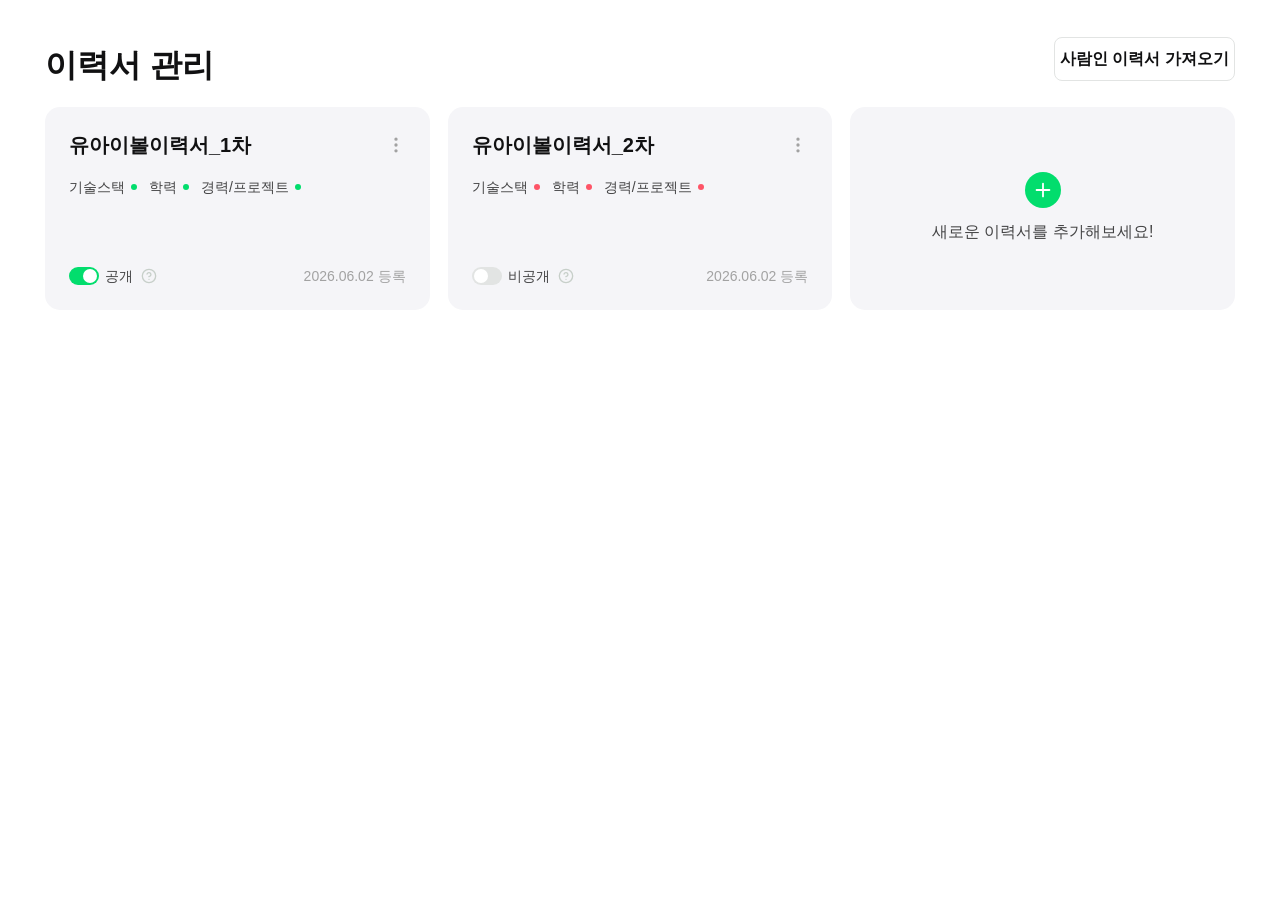
<file: evals/results/decomposition-forward-2026-10-23/json/cards/index.html>
<!doctype html>
<html lang="ko">
<head>
  <meta charset="utf-8">
  <meta name="viewport" content="width=device-width, initial-scale=1">
  <title>이력서 관리</title>
  <style>
    :root {
      color-scheme: light;
      font-family: Arial, "Apple SD Gothic Neo", sans-serif;
      font-weight: 500;
      --canvas: #FFFFFF;
      --card: #F5F5F8;
      --green: #02DD6D;
      --red: #FE5467;
      --main: #111112;
      --support: #444445;
      --muted: #A2A2A2;
      --border: #E2E4E3;
      --help: #C7CFC9;
      --unchecked-track: #E2E4E3;
    }
    *, *::before, *::after { box-sizing: border-box; }
    html, body { margin: 0; background: var(--canvas); }
    body { color: var(--main); font-weight: 500; }
    button, input { font: inherit; font-weight: 500; }
    button { color: inherit; cursor: pointer; }
    .resume-panel {
      inline-size: 100%;
      min-block-size: 355px;
      padding: 36.875px 45px 45px;
      background: var(--canvas);
      font-size: 0.875rem;
      font-weight: 500;
      line-height: 1.4285714286;
    }
    .panel-header {
      display: flex;
      flex-wrap: wrap;
      align-items: flex-start;
      justify-content: space-between;
      gap: 16px;
      min-inline-size: 0;
    }
    .panel-heading {
      min-inline-size: 0;
      max-inline-size: 100%;
      margin: 8.125px 0 0;
      color: var(--main);
      font-size: 2rem;
      font-weight: 700;
      line-height: 1.25;
      word-break: keep-all;
      overflow-wrap: anywhere;
    }
    .import-button {
      min-inline-size: min(181.25px, 100%);
      max-inline-size: 100%;
      min-block-size: 43.75px;
      padding: 8.875px 4px;
      border: 1px solid var(--border);
      border-radius: 8px;
      background: var(--canvas);
      color: var(--main);
      font-size: 1rem;
      font-weight: 700;
      line-height: 1.5;
      text-align: center;
      word-break: keep-all;
      overflow-wrap: anywhere;
    }
    .resume-grid {
      display: grid;
      grid-template-columns: repeat(auto-fit, minmax(min(100%, 22rem), 1fr));
      grid-auto-rows: minmax(203.125px, auto);
      gap: 18.125px;
      margin-block-start: 21.875px;
    }
    .resume-card, .add-card {
      min-inline-size: 0;
      min-block-size: 203.125px;
      padding: 24px;
      border: 0;
      border-radius: 15px;
      background: var(--card);
    }
    .resume-card { display: flex; flex-direction: column; }
    .card-heading-row {
      display: flex;
      align-items: flex-start;
      justify-content: space-between;
      gap: 12px;
      min-inline-size: 0;
    }
    .card-title {
      min-inline-size: 0;
      margin: 0;
      color: var(--main);
      font-size: 1.25rem;
      font-weight: 600;
      line-height: 1.4;
      overflow-wrap: anywhere;
    }
    .icon-button {
      display: inline-grid;
      flex: 0 0 20px;
      place-items: center;
      inline-size: 20px;
      block-size: 20px;
      margin: 0;
      padding: 0;
      border: 0;
      border-radius: 4px;
      background: transparent;
      color: var(--support);
    }
    .card-menu { block-size: 28px; }
    .icon-mask {
      display: block;
      background-color: currentColor;
      -webkit-mask-size: contain;
      mask-size: contain;
      -webkit-mask-repeat: no-repeat;
      mask-repeat: no-repeat;
      -webkit-mask-position: center;
      mask-position: center;
    }
    .menu-icon {
      color: var(--muted);
      -webkit-mask-image: url("assets/icons/EllipsisVertical.svg");
      mask-image: url("assets/icons/EllipsisVertical.svg");
    }
    .utility-icon.help-icon {
      inline-size: 16px;
      block-size: 16px;
      color: var(--help);
      -webkit-mask-image: url("assets/icons/CircleHelp.svg");
      mask-image: url("assets/icons/CircleHelp.svg");
    }
    .utility-icon {
      inline-size: 20px;
      block-size: 20px;
    }
    .status-list {
      display: flex;
      flex-wrap: wrap;
      align-items: center;
      gap: 8px 12px;
      margin: 18px 0 0;
      padding: 0;
      list-style: none;
      color: var(--support);
      font-size: 0.875rem;
      font-weight: 500;
      line-height: 1.4285714286;
    }
    .status-item {
      display: inline-flex;
      align-items: center;
      gap: 6px;
      min-inline-size: 0;
      overflow-wrap: anywhere;
    }
    .status-dot {
      flex: 0 0 6px;
      inline-size: 6px;
      block-size: 6px;
      border-radius: 50%;
      background: var(--green);
    }
    .private-card .status-dot { background: var(--red); }
    .card-footer {
      display: flex;
      flex-wrap: wrap;
      align-items: center;
      justify-content: space-between;
      gap: 8px 12px;
      margin-block-start: auto;
      padding-block-start: 16px;
      color: var(--support);
      font-size: 0.875rem;
      font-weight: 500;
      line-height: 1.4285714286;
    }
    .visibility-group {
      display: flex;
      align-items: center;
      gap: 6px;
      min-inline-size: 0;
    }
    .visibility-control {
      display: inline-flex;
      align-items: center;
      gap: 6px;
      max-inline-size: 100%;
      border-radius: 4px;
      cursor: pointer;
    }
    .visibility-control:focus-within { box-shadow: inset 0 0 0 2px var(--support); }
    .public-toggle {
      appearance: none;
      display: inline-grid;
      flex: 0 0 30px;
      align-items: center;
      inline-size: 30px;
      block-size: 18px;
      margin: 0;
      padding: 2px;
      border: 0;
      border-radius: 18px;
      outline: none;
      background: var(--unchecked-track);
      cursor: pointer;
      transition: background-color 120ms ease-out;
    }
    .public-toggle::before {
      content: "";
      display: block;
      inline-size: 14px;
      block-size: 14px;
      border-radius: 50%;
      background: var(--canvas);
      transition: transform 120ms ease-out;
    }
    .public-toggle:checked { background: var(--green); }
    .public-toggle:checked::before { transform: translateX(12px); }
    .registration-date {
      min-inline-size: 0;
      margin-inline-start: auto;
      color: var(--muted);
      text-align: end;
      word-break: keep-all;
      overflow-wrap: anywhere;
    }
    .add-card {
      display: flex;
      align-items: center;
      justify-content: center;
      font-size: 1rem;
      font-weight: 500;
      line-height: 1.5;
      text-align: center;
    }
    .add-group {
      display: flex;
      flex-direction: column;
      align-items: center;
      gap: 12px;
      max-inline-size: 100%;
    }
    .add-circle {
      display: grid;
      flex: 0 0 36px;
      place-items: center;
      inline-size: 36px;
      block-size: 36px;
      border-radius: 50%;
      background: var(--green);
    }
    .add-icon {
      inline-size: 22px;
      block-size: 22px;
      color: var(--canvas);
      -webkit-mask-image: url("assets/icons/Plus.svg");
      mask-image: url("assets/icons/Plus.svg");
    }
    .add-label { min-inline-size: 0; color: var(--support); overflow-wrap: anywhere; }
    button:focus-visible { outline: 2px solid var(--support); outline-offset: 3px; }
    @media (prefers-reduced-motion: reduce) {
      .public-toggle, .public-toggle::before { transition: none; }
    }
    @media (forced-colors: active) {
      .visibility-control:focus-within { outline: 2px solid Highlight; outline-offset: 2px; }
      .public-toggle { border: 1px solid ButtonText; }
      .public-toggle:checked { background: Highlight; }
      .public-toggle::before { background: ButtonText; }
    }
  </style>
</head>
<body>
  <main class="resume-panel" data-eid="E-panel" aria-labelledby="resume-heading">
    <header class="panel-header">
      <h1 class="panel-heading" id="resume-heading" data-eid="E-heading">이력서 관리</h1>
      <button class="import-button" type="button" data-eid="E-import">사람인 이력서 가져오기</button>
    </header>
    <div class="resume-grid" data-eid="E-grid">
      <article class="resume-card" data-eid="E-card1" aria-labelledby="resume-title-1">
        <div class="card-heading-row">
          <h2 class="card-title" id="resume-title-1">유아이볼이력서_1차</h2>
          <button class="icon-button card-menu" type="button" aria-label="유아이볼이력서_1차 더 보기"><span class="utility-icon icon-mask menu-icon" aria-hidden="true"></span></button>
        </div>
        <ul class="status-list">
          <li class="status-item"><span>기술스택</span><span class="status-dot" aria-hidden="true"></span></li>
          <li class="status-item"><span>학력</span><span class="status-dot" aria-hidden="true"></span></li>
          <li class="status-item"><span>경력/프로젝트</span><span class="status-dot" aria-hidden="true"></span></li>
        </ul>
        <div class="card-footer">
          <div class="visibility-group">
            <label class="visibility-control" for="public-1"><input class="public-toggle" id="public-1" type="checkbox" role="switch" checked aria-label="유아이볼이력서_1차 공개"><span>공개</span></label>
            <button class="icon-button" type="button" aria-label="공개 도움말"><span class="utility-icon icon-mask help-icon" aria-hidden="true"></span></button>
          </div>
          <time class="registration-date" datetime="2026-06-02">2026.06.02 등록</time>
        </div>
      </article>
      <article class="resume-card private-card" data-eid="E-card2" aria-labelledby="resume-title-2">
        <div class="card-heading-row">
          <h2 class="card-title" id="resume-title-2">유아이볼이력서_2차</h2>
          <button class="icon-button card-menu" type="button" aria-label="유아이볼이력서_2차 더 보기"><span class="utility-icon icon-mask menu-icon" aria-hidden="true"></span></button>
        </div>
        <ul class="status-list">
          <li class="status-item"><span>기술스택</span><span class="status-dot" aria-hidden="true"></span></li>
          <li class="status-item"><span>학력</span><span class="status-dot" aria-hidden="true"></span></li>
          <li class="status-item"><span>경력/프로젝트</span><span class="status-dot" aria-hidden="true"></span></li>
        </ul>
        <div class="card-footer">
          <div class="visibility-group">
            <label class="visibility-control" for="public-2"><input class="public-toggle" id="public-2" type="checkbox" role="switch" aria-label="유아이볼이력서_2차 비공개"><span>비공개</span></label>
            <button class="icon-button" type="button" aria-label="비공개 도움말"><span class="utility-icon icon-mask help-icon" aria-hidden="true"></span></button>
          </div>
          <time class="registration-date" datetime="2026-06-02">2026.06.02 등록</time>
        </div>
      </article>
      <button class="add-card" type="button" data-eid="E-add">
        <span class="add-group"><span class="add-circle" aria-hidden="true"><span class="add-icon icon-mask" aria-hidden="true"></span></span><span class="add-label">새로운 이력서를 추가해보세요!</span></span>
      </button>
    </div>
  </main>
</body>
</html>
</file>
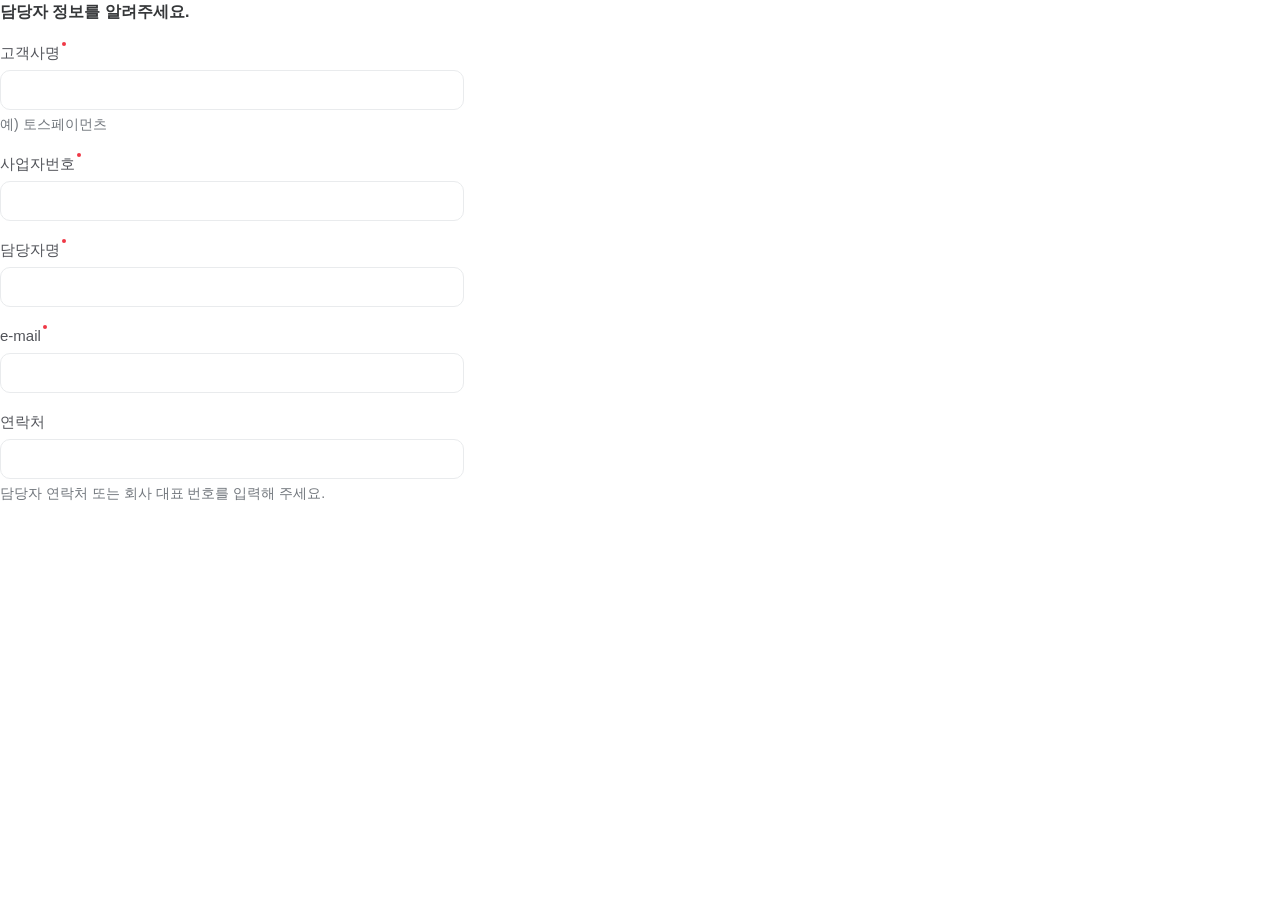
<file: evals/results/decomposition-forward-2026-10-23/json/form/index.html>
<!doctype html>
<html lang="ko">
<head>
  <meta charset="utf-8">
  <meta name="viewport" content="width=device-width, initial-scale=1">
  <title>담당자 정보를 알려주세요.</title>
  <style>
    :root {
      color-scheme: light;
      font-family: Arial, "Apple SD Gothic Neo", sans-serif;
      font-weight: 500;
      --canvas: #FFFFFF;
      --heading: #36383A;
      --text: #515359;
      --hint: #72777D;
      --field-border: #E9EBED;
      --required: #EF3846;
    }
    *, *::before, *::after { box-sizing: border-box; }
    html, body { margin: 0; background: var(--canvas); }
    body { color: var(--text); font-weight: 500; }
    .contact-panel {
      inline-size: min(100%, 464px);
      min-block-size: 501px;
      background: var(--canvas);
    }
    .section-heading {
      margin: 0;
      color: var(--heading);
      font-size: 1rem;
      font-weight: 700;
      line-height: 1.5;
      overflow-wrap: anywhere;
    }
    .field-groups {
      display: flex;
      flex-direction: column;
      gap: 18px;
      margin-block-start: 18px;
    }
    .field-group {
      display: flex;
      flex-direction: column;
      min-inline-size: 0;
    }
    .field-group:first-child { margin-block-end: 1px; }
    .field-label {
      display: inline-flex;
      align-items: flex-start;
      align-self: flex-start;
      gap: 2px;
      max-inline-size: 100%;
      font-size: 0.9375rem;
      font-weight: 500;
      line-height: 1.4666666667;
      overflow-wrap: anywhere;
    }
    .required-dot {
      flex: 0 0 4px;
      inline-size: 4px;
      block-size: 4px;
      border-radius: 50%;
      background: var(--required);
    }
    .field-shell {
      display: flex;
      align-items: center;
      min-inline-size: 0;
      min-block-size: 40px;
      margin-block-start: 6px;
      padding: 7px 12px;
      border: 1px solid var(--field-border);
      border-radius: 10px;
      background: var(--canvas);
      font-size: 0.9375rem;
      line-height: 1.6;
      transition: box-shadow 120ms ease-out;
    }
    .field-shell:focus-within { box-shadow: inset 0 0 0 2px var(--heading); }
    .field-shell input {
      display: block;
      inline-size: 100%;
      min-inline-size: 0;
      margin: 0;
      padding: 0;
      border: 0;
      border-radius: 0;
      outline: none;
      background: transparent;
      color: var(--text);
      font: inherit;
      font-weight: 500;
      box-shadow: none;
    }
    .field-hint {
      margin: 4px 0 0;
      color: var(--hint);
      font-size: 0.875rem;
      font-weight: 500;
      line-height: 1.4285714286;
      word-break: keep-all;
      overflow-wrap: anywhere;
    }
    @media (prefers-reduced-motion: reduce) {
      .field-shell { transition: none; }
    }
    @media (forced-colors: active) {
      .field-shell:focus-within { outline: 2px solid Highlight; outline-offset: 2px; }
    }
  </style>
</head>
<body>
  <main class="contact-panel" data-eid="E-panel" aria-labelledby="contact-heading">
    <h1 class="section-heading" id="contact-heading" data-eid="E-heading">담당자 정보를 알려주세요.</h1>
    <div class="field-groups">
      <div class="field-group" data-eid="E-company">
        <label class="field-label" for="company">고객사명<span class="required-dot" aria-hidden="true"></span></label>
        <div class="field-shell"><input id="company" name="company" type="text" required aria-describedby="company-hint"></div>
        <p class="field-hint" id="company-hint">예) 토스페이먼츠</p>
      </div>
      <div class="field-group" data-eid="E-business">
        <label class="field-label" for="business">사업자번호<span class="required-dot" aria-hidden="true"></span></label>
        <div class="field-shell"><input id="business" name="business" type="text" required></div>
      </div>
      <div class="field-group" data-eid="E-person">
        <label class="field-label" for="person">담당자명<span class="required-dot" aria-hidden="true"></span></label>
        <div class="field-shell"><input id="person" name="person" type="text" required></div>
      </div>
      <div class="field-group" data-eid="E-email">
        <label class="field-label" for="email">e-mail<span class="required-dot" aria-hidden="true"></span></label>
        <div class="field-shell"><input id="email" name="email" type="email" required></div>
      </div>
      <div class="field-group" data-eid="E-phone">
        <label class="field-label" for="phone">연락처</label>
        <div class="field-shell"><input id="phone" name="phone" type="tel" aria-describedby="phone-hint"></div>
        <p class="field-hint" id="phone-hint">담당자 연락처 또는 회사 대표 번호를 입력해 주세요.</p>
      </div>
    </div>
  </main>
</body>
</html>
</file>
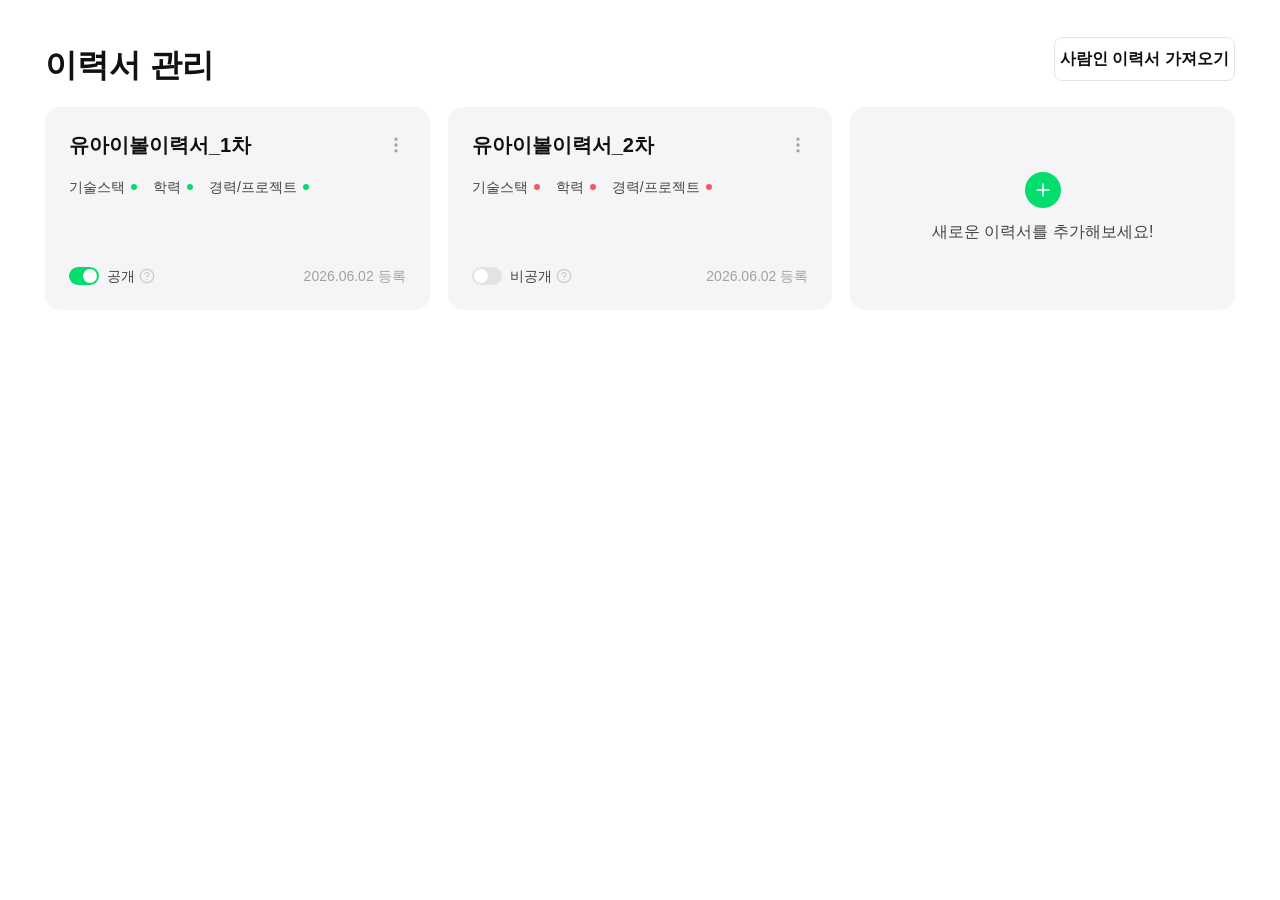
<file: evals/results/decomposition-forward-2026-10-23/text/cards/index.html>
<!doctype html>
<html lang="ko">
<head>
  <meta charset="utf-8">
  <meta name="viewport" content="width=device-width, initial-scale=1">
  <title>이력서 관리</title>
  <style>
    :root {
      color-scheme: light;
      --canvas: #FFFFFF;
      --card: #F5F5F8;
      --green: #02DD6D;
      --red: #FE5467;
      --main: #111112;
      --support: #444445;
      --muted: #A2A2A2;
      --help: #C7CFC9;
      --border: #E2E4E3;
    }

    * {
      box-sizing: border-box;
    }

    html {
      font-size: 100%;
      background: var(--canvas);
    }

    body {
      margin: 0;
      min-inline-size: 0;
      background: var(--canvas);
      color: var(--main);
      font-family: Arial, "Apple SD Gothic Neo", sans-serif;
      font-size: 0.875rem;
      font-weight: 500;
    }

    button,
    input {
      font: inherit;
    }

    button {
      color: inherit;
      cursor: pointer;
    }

    button:focus-visible {
      outline: 2px solid var(--main);
      outline-offset: 3px;
    }

    .resume-panel {
      inline-size: 100%;
      min-block-size: 355px;
      padding: 36.875px 45px 45px;
    }

    .panel-header {
      display: flex;
      flex-wrap: wrap;
      align-items: flex-start;
      justify-content: space-between;
      gap: 16px;
    }

    .panel-heading {
      min-inline-size: 0;
      max-inline-size: 100%;
      margin: 8.125px 0 0;
      color: var(--main);
      font-size: 2rem;
      font-weight: 700;
      line-height: 1.25;
      overflow-wrap: anywhere;
    }

    .import-button {
      flex: 0 1 auto;
      inline-size: max(181.25px, 11.328125rem);
      max-inline-size: 100%;
      min-block-size: 43.75px;
      margin-inline-start: auto;
      padding: 9.875px 4px;
      border: 1px solid var(--border);
      border-radius: 8px;
      background: var(--canvas);
      color: var(--main);
      font-size: 1rem;
      font-weight: 700;
      line-height: 1.375;
      overflow-wrap: anywhere;
    }

    .resume-grid {
      display: grid;
      grid-template-columns: repeat(auto-fit, minmax(min(100%, 19rem), 1fr));
      gap: 18.125px;
      margin-block-start: 21.875px;
    }

    .resume-card,
    .add-card {
      min-inline-size: 0;
      min-block-size: 203.125px;
      padding: 24px;
      border: 0;
      border-radius: 15px;
      background: var(--card);
    }

    .resume-card {
      display: flex;
      flex-direction: column;
    }

    .title-row {
      display: flex;
      align-items: flex-start;
      justify-content: space-between;
      gap: 8px;
    }

    .card-title {
      min-inline-size: 0;
      margin: 0;
      color: var(--main);
      font-size: 1.25rem;
      font-weight: 600;
      line-height: 1.4;
      overflow-wrap: anywhere;
    }

    .icon {
      display: inline-block;
      flex: 0 0 auto;
      inline-size: 20px;
      block-size: 20px;
      background: currentColor;
      mask-repeat: no-repeat;
      mask-position: center;
      mask-size: contain;
    }

    .menu-button {
      display: flex;
      flex: 0 0 20px;
      align-items: center;
      justify-content: center;
      inline-size: 20px;
      block-size: 28px;
      margin: 0;
      padding: 0;
      border: 0;
      border-radius: 4px;
      background: transparent;
      color: var(--muted);
    }

    .menu-icon {
      mask-image: url("assets/icons/EllipsisVertical.svg");
    }

    .status-row {
      display: flex;
      flex-wrap: wrap;
      align-items: center;
      gap: 8px 16px;
      margin: 18px 0 0;
      padding: 0;
      list-style: none;
      color: var(--support);
      font-size: 0.875rem;
      font-weight: 500;
      line-height: 1.4285714286;
    }

    .status-item {
      display: flex;
      align-items: center;
      gap: 6px;
      min-inline-size: 0;
      overflow-wrap: anywhere;
    }

    .status-dot {
      flex: 0 0 6px;
      inline-size: 6px;
      block-size: 6px;
      border-radius: 50%;
      background: var(--green);
    }

    .private-card .status-dot {
      background: var(--red);
    }

    .card-footer {
      display: flex;
      flex-wrap: wrap;
      align-items: center;
      justify-content: space-between;
      gap: 8px 12px;
      margin-block-start: auto;
      padding-block-start: 16px;
      color: var(--support);
      font-size: 0.875rem;
      font-weight: 500;
      line-height: 1.4285714286;
    }

    .visibility-group {
      display: flex;
      align-items: center;
      gap: 4px;
      min-inline-size: 0;
    }

    .visibility-label {
      display: flex;
      align-items: center;
      gap: 8px;
      min-inline-size: 0;
      cursor: pointer;
    }

    .switch-shell {
      display: block;
      flex: 0 0 30px;
      inline-size: 30px;
      block-size: 18px;
      border-radius: 9px;
      background: var(--border);
      transition: background-color 120ms ease, box-shadow 120ms ease;
    }

    .switch-shell:has(input:checked) {
      background: var(--green);
    }

    .switch-shell:focus-within {
      box-shadow: inset 0 0 0 2px var(--main);
    }

    .visibility-switch {
      display: block;
      inline-size: 30px;
      block-size: 18px;
      margin: 0;
      padding: 2px;
      border: 0;
      border-radius: 9px;
      outline: none;
      background: transparent;
      cursor: pointer;
      appearance: none;
    }

    .visibility-switch::before {
      display: block;
      inline-size: 14px;
      block-size: 14px;
      border-radius: 50%;
      background: var(--canvas);
      content: "";
      transition: transform 120ms ease;
    }

    .visibility-switch:checked::before {
      transform: translateX(12px);
    }

    .help-icon {
      inline-size: 16px;
      block-size: 16px;
      color: var(--help);
      mask-image: url("assets/icons/CircleHelp.svg");
    }

    .card-date {
      min-inline-size: 0;
      margin-inline-start: auto;
      color: var(--muted);
      text-align: end;
      overflow-wrap: anywhere;
    }

    .add-card {
      display: flex;
      flex-direction: column;
      align-items: center;
      justify-content: center;
      gap: 12px;
      color: var(--support);
      font-size: 1rem;
      font-weight: 500;
      line-height: 1.5;
      text-align: center;
      overflow-wrap: anywhere;
    }

    .add-circle {
      display: flex;
      flex: 0 0 36px;
      align-items: center;
      justify-content: center;
      inline-size: 36px;
      block-size: 36px;
      border-radius: 50%;
      background: var(--green);
      color: var(--canvas);
    }

    .plus-icon {
      mask-image: url("assets/icons/Plus.svg");
    }

    .add-label {
      max-inline-size: 100%;
    }

    @media (prefers-reduced-motion: reduce) {
      .switch-shell,
      .visibility-switch::before {
        transition: none;
      }
    }

    @media (forced-colors: active) {
      .switch-shell {
        outline: 1px solid ButtonText;
      }

      .switch-shell:focus-within {
        outline: 2px solid Highlight;
        outline-offset: 2px;
      }

      .visibility-switch::before {
        background: ButtonText;
      }

      .icon {
        background: ButtonText;
      }
    }
  </style>
</head>
<body>
  <section class="resume-panel" data-eid="E-panel" aria-labelledby="resume-heading">
    <header class="panel-header">
      <h1 class="panel-heading" id="resume-heading" data-eid="E-heading">이력서 관리</h1>
      <button class="import-button" type="button" data-eid="E-import">사람인 이력서 가져오기</button>
    </header>

    <div class="resume-grid" data-eid="E-grid">
      <article class="resume-card" data-eid="E-card1" aria-labelledby="resume-title-1">
        <div class="title-row">
          <h2 class="card-title" id="resume-title-1">유아이볼이력서_1차</h2>
          <button class="menu-button" type="button" aria-label="유아이볼이력서_1차 메뉴">
            <span class="icon menu-icon" aria-hidden="true"></span>
          </button>
        </div>

        <ul class="status-row">
          <li class="status-item"><span>기술스택</span><span class="status-dot" aria-hidden="true"></span></li>
          <li class="status-item"><span>학력</span><span class="status-dot" aria-hidden="true"></span></li>
          <li class="status-item"><span>경력/프로젝트</span><span class="status-dot" aria-hidden="true"></span></li>
        </ul>

        <div class="card-footer">
          <div class="visibility-group">
            <label class="visibility-label" for="resume-public-1">
              <span class="switch-shell"><input class="visibility-switch" id="resume-public-1" name="resume-public-1" type="checkbox" role="switch" checked></span>
              <span>공개</span>
            </label>
            <span class="icon help-icon" role="img" aria-label="공개 도움말"></span>
          </div>
          <time class="card-date" datetime="2026-06-02">2026.06.02 등록</time>
        </div>
      </article>

      <article class="resume-card private-card" data-eid="E-card2" aria-labelledby="resume-title-2">
        <div class="title-row">
          <h2 class="card-title" id="resume-title-2">유아이볼이력서_2차</h2>
          <button class="menu-button" type="button" aria-label="유아이볼이력서_2차 메뉴">
            <span class="icon menu-icon" aria-hidden="true"></span>
          </button>
        </div>

        <ul class="status-row">
          <li class="status-item"><span>기술스택</span><span class="status-dot" aria-hidden="true"></span></li>
          <li class="status-item"><span>학력</span><span class="status-dot" aria-hidden="true"></span></li>
          <li class="status-item"><span>경력/프로젝트</span><span class="status-dot" aria-hidden="true"></span></li>
        </ul>

        <div class="card-footer">
          <div class="visibility-group">
            <label class="visibility-label" for="resume-public-2">
              <span class="switch-shell"><input class="visibility-switch" id="resume-public-2" name="resume-public-2" type="checkbox" role="switch"></span>
              <span>비공개</span>
            </label>
            <span class="icon help-icon" role="img" aria-label="비공개 도움말"></span>
          </div>
          <time class="card-date" datetime="2026-06-02">2026.06.02 등록</time>
        </div>
      </article>

      <button class="add-card" type="button" data-eid="E-add">
        <span class="add-circle" aria-hidden="true"><span class="icon plus-icon"></span></span>
        <span class="add-label">새로운 이력서를 추가해보세요!</span>
      </button>
    </div>
  </section>
</body>
</html>
</file>
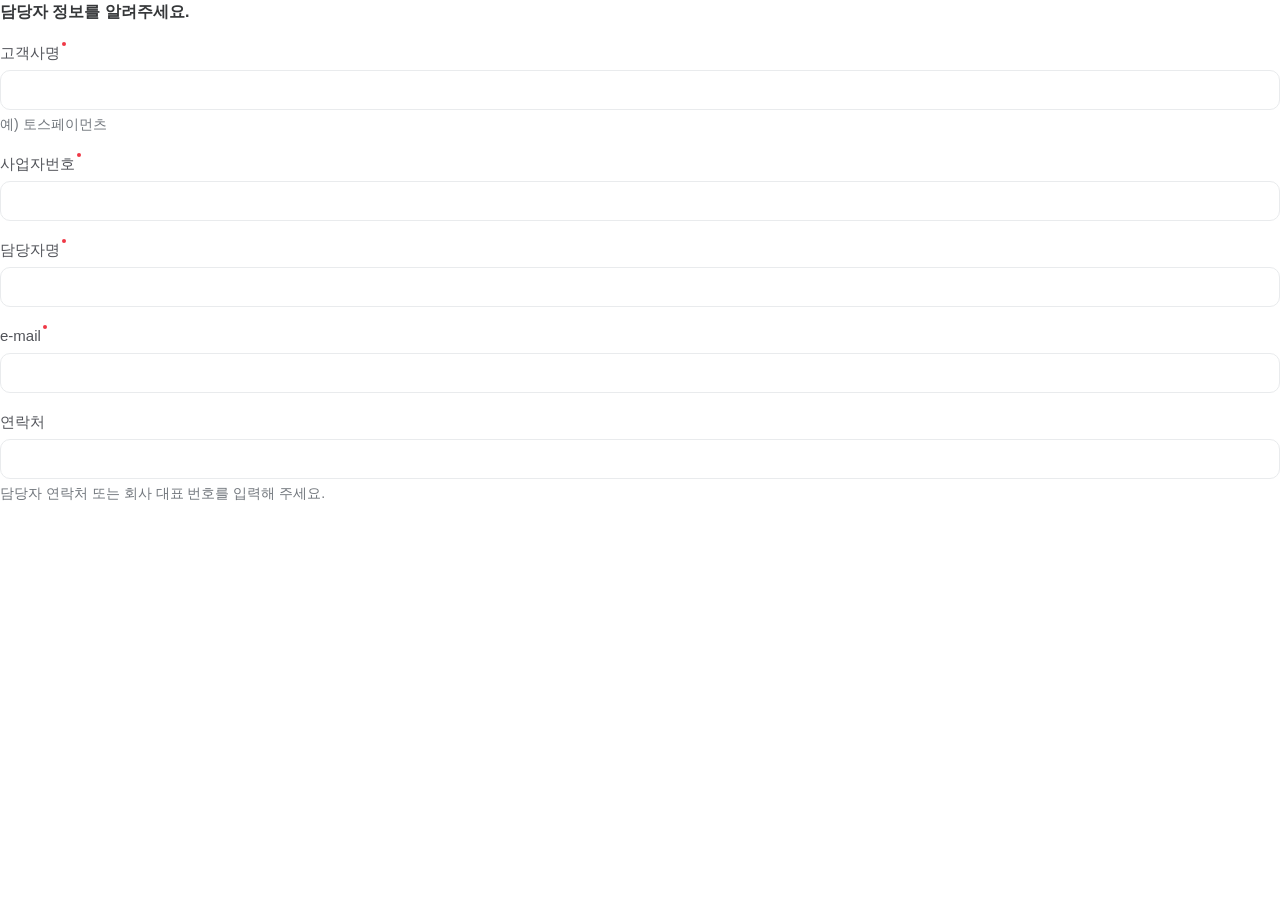
<file: evals/results/decomposition-forward-2026-10-23/text/form/index.html>
<!doctype html>
<html lang="ko">
<head>
  <meta charset="utf-8">
  <meta name="viewport" content="width=device-width, initial-scale=1">
  <title>담당자 정보를 알려주세요.</title>
  <style>
    :root {
      color-scheme: light;
      --canvas: #FFFFFF;
      --heading: #36383A;
      --label: #515359;
      --hint: #72777D;
      --field-border: #E9EBED;
      --required: #EF3846;
    }

    * {
      box-sizing: border-box;
    }

    html {
      font-size: 100%;
      background: var(--canvas);
    }

    body {
      margin: 0;
      min-inline-size: 0;
      background: var(--canvas);
      color: var(--label);
      font-family: Arial, "Apple SD Gothic Neo", sans-serif;
      font-size: 0.9375rem;
      font-weight: 500;
    }

    .contact-panel {
      inline-size: 100%;
      min-block-size: 501px;
    }

    .section-heading {
      margin: 0;
      color: var(--heading);
      font-size: 1rem;
      font-weight: 700;
      line-height: 1.5;
      overflow-wrap: anywhere;
    }

    .field-group {
      inline-size: 100%;
      margin-block-start: 18px;
    }

    .business-group {
      margin-block-start: 19px;
    }

    .field-label {
      display: flex;
      align-items: flex-start;
      column-gap: 2px;
      margin: 0;
      font-size: 0.9375rem;
      font-weight: 500;
      line-height: 1.4666666667;
      overflow-wrap: anywhere;
    }

    .required-dot {
      flex: 0 0 4px;
      inline-size: 4px;
      block-size: 4px;
      border-radius: 50%;
      background: var(--required);
    }

    .field-control {
      display: flex;
      align-items: center;
      inline-size: 100%;
      min-block-size: 40px;
      margin-block-start: 6px;
      padding: 7px 12px;
      border: 1px solid var(--field-border);
      border-radius: 10px;
      background: var(--canvas);
      font-size: 0.9375rem;
      font-weight: 500;
      line-height: 1.6;
      box-shadow: inset 0 0 0 0 var(--label);
      transition: box-shadow 120ms ease;
    }

    .field-control:focus-within {
      box-shadow: inset 0 0 0 2px var(--label);
    }

    .field-control input {
      display: block;
      inline-size: 100%;
      min-inline-size: 0;
      block-size: 1.6em;
      margin: 0;
      padding: 0;
      border: 0;
      border-radius: 0;
      outline: none;
      background: transparent;
      color: var(--label);
      font: inherit;
      line-height: 1.6;
      appearance: none;
    }

    .field-hint {
      margin: 4px 0 0;
      color: var(--hint);
      font-size: 0.875rem;
      font-weight: 500;
      line-height: 1.4285714286;
      overflow-wrap: anywhere;
    }

    @media (prefers-reduced-motion: reduce) {
      .field-control {
        transition: none;
      }
    }

    @media (forced-colors: active) {
      .field-control:focus-within {
        outline: 2px solid Highlight;
        outline-offset: -2px;
      }
    }
  </style>
</head>
<body>
  <section class="contact-panel" data-eid="E-panel" aria-labelledby="contact-heading">
    <h1 class="section-heading" id="contact-heading" data-eid="E-heading">담당자 정보를 알려주세요.</h1>

    <div class="field-group" data-eid="E-company">
      <label class="field-label" for="company">고객사명<span class="required-dot" aria-hidden="true"></span></label>
      <div class="field-control">
        <input id="company" name="company" type="text" autocomplete="organization" aria-describedby="company-example" required>
      </div>
      <p class="field-hint" id="company-example">예) 토스페이먼츠</p>
    </div>

    <div class="field-group business-group" data-eid="E-business">
      <label class="field-label" for="business">사업자번호<span class="required-dot" aria-hidden="true"></span></label>
      <div class="field-control">
        <input id="business" name="business" type="text" required>
      </div>
    </div>

    <div class="field-group" data-eid="E-person">
      <label class="field-label" for="person">담당자명<span class="required-dot" aria-hidden="true"></span></label>
      <div class="field-control">
        <input id="person" name="person" type="text" autocomplete="name" required>
      </div>
    </div>

    <div class="field-group" data-eid="E-email">
      <label class="field-label" for="email">e-mail<span class="required-dot" aria-hidden="true"></span></label>
      <div class="field-control">
        <input id="email" name="email" type="email" autocomplete="email" required>
      </div>
    </div>

    <div class="field-group" data-eid="E-phone">
      <label class="field-label" for="phone">연락처</label>
      <div class="field-control">
        <input id="phone" name="phone" type="tel" autocomplete="tel" aria-describedby="phone-hint">
      </div>
      <p class="field-hint" id="phone-hint">담당자 연락처 또는 회사 대표 번호를 입력해 주세요.</p>
    </div>
  </section>
</body>
</html>
</file>
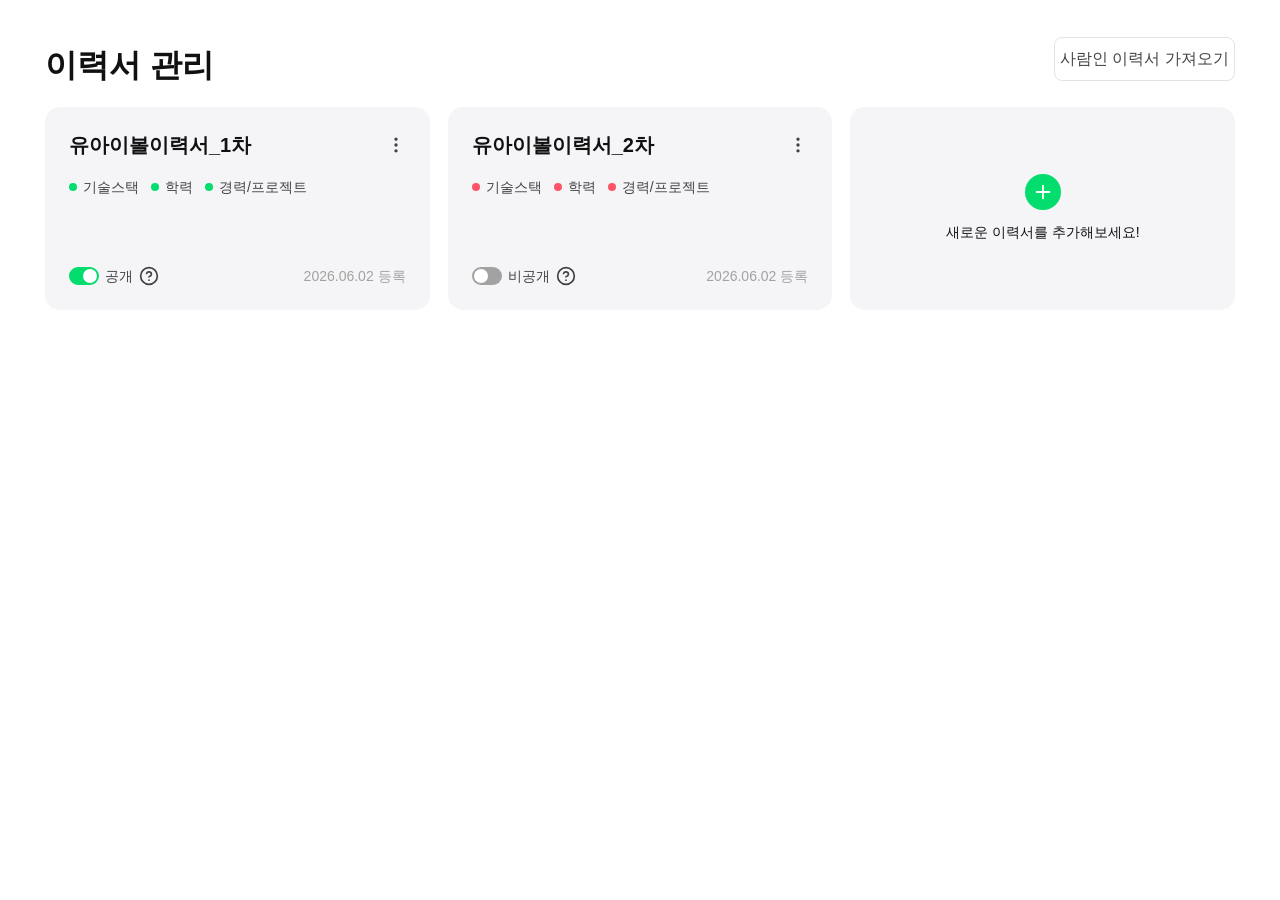
<file: evals/results/decomposition-forward-2026-10-23/first/json/cards/index.html>
<!doctype html>
<html lang="ko">
<head>
  <meta charset="utf-8">
  <meta name="viewport" content="width=device-width, initial-scale=1">
  <title>이력서 관리</title>
  <style>
    :root {
      color-scheme: light;
      font-family: Arial, "Apple SD Gothic Neo", sans-serif;
      font-weight: 500;
      --canvas: #FFFFFF;
      --card: #F5F5F8;
      --green: #02DD6D;
      --red: #FE5467;
      --main: #111112;
      --support: #444445;
      --muted: #A2A2A2;
      --border: #E2E4E3;
    }
    *, *::before, *::after { box-sizing: border-box; }
    html, body { margin: 0; background: var(--canvas); }
    body { color: var(--main); font-weight: 500; }
    button, input { font: inherit; font-weight: 500; }
    button { color: inherit; cursor: pointer; }
    .resume-panel {
      inline-size: 100%;
      min-block-size: 355px;
      padding: 36.875px 45px 45px;
      background: var(--canvas);
      font-size: 0.875rem;
      font-weight: 500;
      line-height: 1.4285714286;
    }
    .panel-header {
      display: flex;
      flex-wrap: wrap;
      align-items: flex-start;
      justify-content: space-between;
      gap: 16px;
      min-inline-size: 0;
    }
    .panel-heading {
      min-inline-size: 0;
      max-inline-size: 100%;
      margin: 8.125px 0 0;
      color: var(--main);
      font-size: 2rem;
      font-weight: 700;
      line-height: 1.25;
      word-break: keep-all;
      overflow-wrap: anywhere;
    }
    .import-button {
      min-inline-size: min(181.25px, 100%);
      max-inline-size: 100%;
      min-block-size: 43.75px;
      padding: 8.875px 4px;
      border: 1px solid var(--border);
      border-radius: 8px;
      background: var(--canvas);
      color: var(--support);
      font-size: 1rem;
      line-height: 1.5;
      text-align: center;
      word-break: keep-all;
      overflow-wrap: anywhere;
    }
    .resume-grid {
      display: grid;
      grid-template-columns: repeat(auto-fit, minmax(min(100%, 22rem), 1fr));
      grid-auto-rows: minmax(203.125px, auto);
      gap: 18.125px;
      margin-block-start: 21.875px;
    }
    .resume-card, .add-card {
      min-inline-size: 0;
      min-block-size: 203.125px;
      padding: 24px;
      border: 0;
      border-radius: 15px;
      background: var(--card);
    }
    .resume-card { display: flex; flex-direction: column; }
    .card-heading-row {
      display: flex;
      align-items: flex-start;
      justify-content: space-between;
      gap: 12px;
      min-inline-size: 0;
    }
    .card-title {
      min-inline-size: 0;
      margin: 0;
      color: var(--main);
      font-size: 1.25rem;
      font-weight: 600;
      line-height: 1.4;
      overflow-wrap: anywhere;
    }
    .icon-button {
      display: inline-grid;
      flex: 0 0 20px;
      place-items: center;
      inline-size: 20px;
      block-size: 20px;
      margin: 0;
      padding: 0;
      border: 0;
      border-radius: 4px;
      background: transparent;
      color: var(--support);
    }
    .card-menu { block-size: 28px; }
    .utility-icon {
      display: block;
      inline-size: 20px;
      block-size: 20px;
      filter: brightness(0) saturate(100%) invert(25%);
    }
    .status-list {
      display: flex;
      flex-wrap: wrap;
      align-items: center;
      gap: 8px 12px;
      margin: 18px 0 0;
      padding: 0;
      list-style: none;
      color: var(--support);
      font-size: 0.875rem;
      font-weight: 500;
      line-height: 1.4285714286;
    }
    .status-item {
      display: inline-flex;
      align-items: center;
      gap: 6px;
      min-inline-size: 0;
      overflow-wrap: anywhere;
    }
    .status-dot {
      flex: 0 0 8px;
      inline-size: 8px;
      block-size: 8px;
      border-radius: 50%;
      background: var(--green);
    }
    .private-card .status-dot { background: var(--red); }
    .card-footer {
      display: flex;
      flex-wrap: wrap;
      align-items: center;
      justify-content: space-between;
      gap: 8px 12px;
      margin-block-start: auto;
      padding-block-start: 16px;
      color: var(--support);
      font-size: 0.875rem;
      font-weight: 500;
      line-height: 1.4285714286;
    }
    .visibility-group {
      display: flex;
      align-items: center;
      gap: 6px;
      min-inline-size: 0;
    }
    .visibility-control {
      display: inline-flex;
      align-items: center;
      gap: 6px;
      max-inline-size: 100%;
      border-radius: 4px;
      cursor: pointer;
    }
    .visibility-control:focus-within { box-shadow: inset 0 0 0 2px var(--support); }
    .public-toggle {
      appearance: none;
      display: inline-grid;
      flex: 0 0 30px;
      align-items: center;
      inline-size: 30px;
      block-size: 18px;
      margin: 0;
      padding: 2px;
      border: 0;
      border-radius: 18px;
      outline: none;
      background: var(--muted);
      cursor: pointer;
      transition: background-color 120ms ease-out;
    }
    .public-toggle::before {
      content: "";
      display: block;
      inline-size: 14px;
      block-size: 14px;
      border-radius: 50%;
      background: var(--canvas);
      transition: transform 120ms ease-out;
    }
    .public-toggle:checked { background: var(--green); }
    .public-toggle:checked::before { transform: translateX(12px); }
    .registration-date {
      min-inline-size: 0;
      margin-inline-start: auto;
      color: var(--muted);
      text-align: end;
      word-break: keep-all;
      overflow-wrap: anywhere;
    }
    .add-card {
      display: flex;
      align-items: center;
      justify-content: center;
      font-size: 0.875rem;
      font-weight: 500;
      line-height: 1.4285714286;
      text-align: center;
    }
    .add-group {
      display: flex;
      flex-direction: column;
      align-items: center;
      gap: 12px;
      max-inline-size: 100%;
    }
    .add-circle {
      display: grid;
      flex: 0 0 36px;
      place-items: center;
      inline-size: 36px;
      block-size: 36px;
      border-radius: 50%;
      background: var(--green);
    }
    .add-icon {
      display: block;
      inline-size: 22px;
      block-size: 22px;
      filter: brightness(0) invert(1);
    }
    .add-label { min-inline-size: 0; overflow-wrap: anywhere; }
    button:focus-visible { outline: 2px solid var(--support); outline-offset: 3px; }
    @media (prefers-reduced-motion: reduce) {
      .public-toggle, .public-toggle::before { transition: none; }
    }
    @media (forced-colors: active) {
      .visibility-control:focus-within { outline: 2px solid Highlight; outline-offset: 2px; }
      .public-toggle { border: 1px solid ButtonText; }
      .public-toggle:checked { background: Highlight; }
      .public-toggle::before { background: ButtonText; }
    }
  </style>
</head>
<body>
  <main class="resume-panel" data-eid="E-panel" aria-labelledby="resume-heading">
    <header class="panel-header">
      <h1 class="panel-heading" id="resume-heading" data-eid="E-heading">이력서 관리</h1>
      <button class="import-button" type="button" data-eid="E-import">사람인 이력서 가져오기</button>
    </header>
    <div class="resume-grid" data-eid="E-grid">
      <article class="resume-card" data-eid="E-card1" aria-labelledby="resume-title-1">
        <div class="card-heading-row">
          <h2 class="card-title" id="resume-title-1">유아이볼이력서_1차</h2>
          <button class="icon-button card-menu" type="button" aria-label="유아이볼이력서_1차 더 보기"><img class="utility-icon" src="assets/icons/EllipsisVertical.svg" alt="" width="20" height="20"></button>
        </div>
        <ul class="status-list">
          <li class="status-item"><span class="status-dot" aria-hidden="true"></span><span>기술스택</span></li>
          <li class="status-item"><span class="status-dot" aria-hidden="true"></span><span>학력</span></li>
          <li class="status-item"><span class="status-dot" aria-hidden="true"></span><span>경력/프로젝트</span></li>
        </ul>
        <div class="card-footer">
          <div class="visibility-group">
            <label class="visibility-control" for="public-1"><input class="public-toggle" id="public-1" type="checkbox" role="switch" checked aria-label="유아이볼이력서_1차 공개"><span>공개</span></label>
            <button class="icon-button" type="button" aria-label="공개 도움말"><img class="utility-icon" src="assets/icons/CircleHelp.svg" alt="" width="20" height="20"></button>
          </div>
          <time class="registration-date" datetime="2026-06-02">2026.06.02 등록</time>
        </div>
      </article>
      <article class="resume-card private-card" data-eid="E-card2" aria-labelledby="resume-title-2">
        <div class="card-heading-row">
          <h2 class="card-title" id="resume-title-2">유아이볼이력서_2차</h2>
          <button class="icon-button card-menu" type="button" aria-label="유아이볼이력서_2차 더 보기"><img class="utility-icon" src="assets/icons/EllipsisVertical.svg" alt="" width="20" height="20"></button>
        </div>
        <ul class="status-list">
          <li class="status-item"><span class="status-dot" aria-hidden="true"></span><span>기술스택</span></li>
          <li class="status-item"><span class="status-dot" aria-hidden="true"></span><span>학력</span></li>
          <li class="status-item"><span class="status-dot" aria-hidden="true"></span><span>경력/프로젝트</span></li>
        </ul>
        <div class="card-footer">
          <div class="visibility-group">
            <label class="visibility-control" for="public-2"><input class="public-toggle" id="public-2" type="checkbox" role="switch" aria-label="유아이볼이력서_2차 비공개"><span>비공개</span></label>
            <button class="icon-button" type="button" aria-label="비공개 도움말"><img class="utility-icon" src="assets/icons/CircleHelp.svg" alt="" width="20" height="20"></button>
          </div>
          <time class="registration-date" datetime="2026-06-02">2026.06.02 등록</time>
        </div>
      </article>
      <button class="add-card" type="button" data-eid="E-add">
        <span class="add-group"><span class="add-circle" aria-hidden="true"><img class="add-icon" src="assets/icons/Plus.svg" alt="" width="22" height="22"></span><span class="add-label">새로운 이력서를 추가해보세요!</span></span>
      </button>
    </div>
  </main>
</body>
</html>
</file>
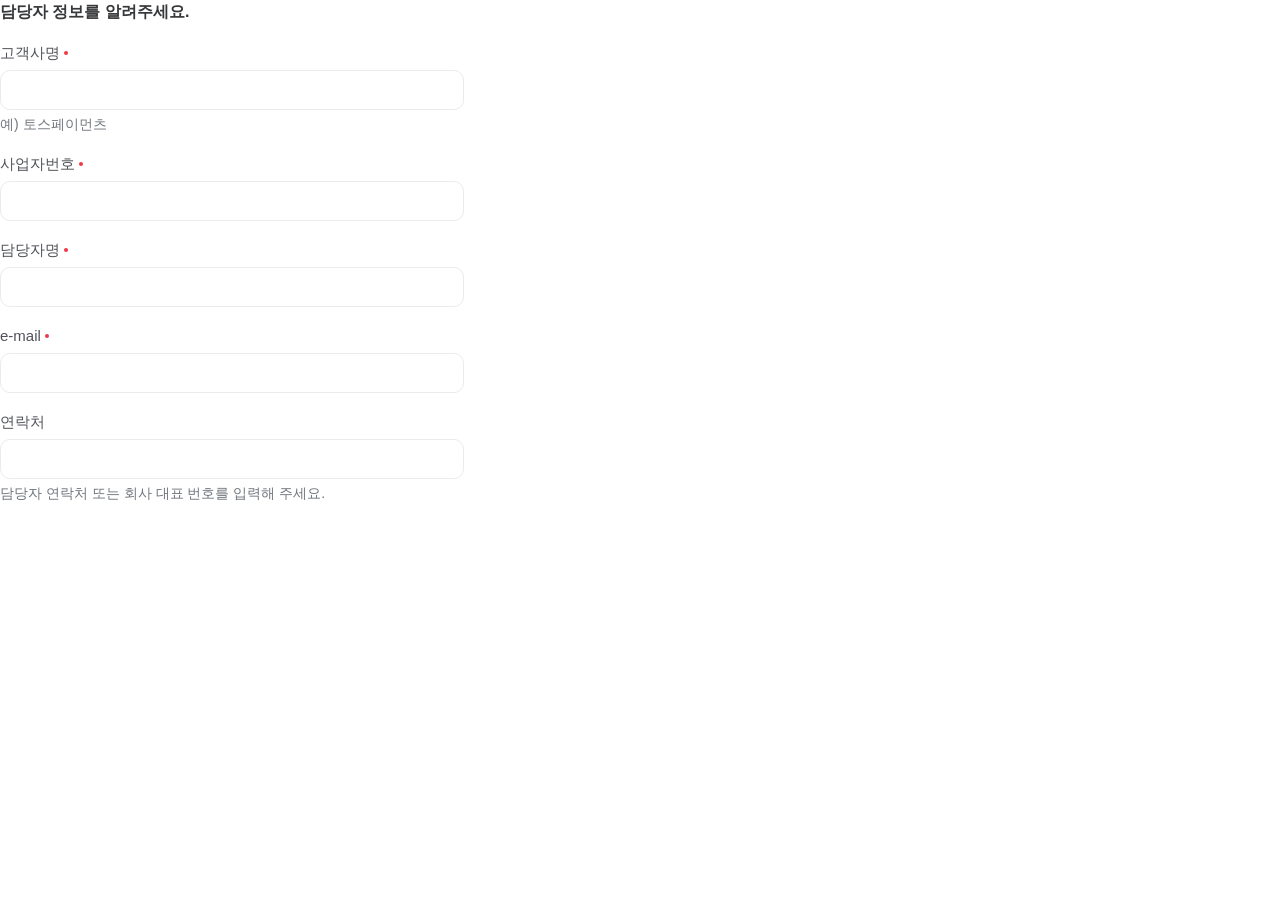
<file: evals/results/decomposition-forward-2026-10-23/first/json/form/index.html>
<!doctype html>
<html lang="ko">
<head>
  <meta charset="utf-8">
  <meta name="viewport" content="width=device-width, initial-scale=1">
  <title>담당자 정보를 알려주세요.</title>
  <style>
    :root {
      color-scheme: light;
      font-family: Arial, "Apple SD Gothic Neo", sans-serif;
      font-weight: 500;
      --canvas: #FFFFFF;
      --heading: #36383A;
      --text: #515359;
      --hint: #72777D;
      --field-border: #E9EBED;
      --required: #EF3846;
    }
    *, *::before, *::after { box-sizing: border-box; }
    html, body { margin: 0; background: var(--canvas); }
    body { color: var(--text); font-weight: 500; }
    .contact-panel {
      inline-size: min(100%, 464px);
      min-block-size: 501px;
      background: var(--canvas);
    }
    .section-heading {
      margin: 0;
      color: var(--heading);
      font-size: 1rem;
      font-weight: 700;
      line-height: 1.5;
      overflow-wrap: anywhere;
    }
    .field-groups {
      display: flex;
      flex-direction: column;
      gap: 18px;
      margin-block-start: 18px;
    }
    .field-group {
      display: flex;
      flex-direction: column;
      min-inline-size: 0;
    }
    .field-group:first-child { margin-block-end: 1px; }
    .field-label {
      display: inline-flex;
      align-items: center;
      align-self: flex-start;
      gap: 4px;
      max-inline-size: 100%;
      font-size: 0.9375rem;
      font-weight: 500;
      line-height: 1.4666666667;
      overflow-wrap: anywhere;
    }
    .required-dot {
      flex: 0 0 4px;
      inline-size: 4px;
      block-size: 4px;
      border-radius: 50%;
      background: var(--required);
    }
    .field-shell {
      display: flex;
      align-items: center;
      min-inline-size: 0;
      min-block-size: 40px;
      margin-block-start: 6px;
      padding: 7px 12px;
      border: 1px solid var(--field-border);
      border-radius: 10px;
      background: var(--canvas);
      font-size: 0.9375rem;
      line-height: 1.6;
      transition: box-shadow 120ms ease-out;
    }
    .field-shell:focus-within { box-shadow: inset 0 0 0 2px var(--heading); }
    .field-shell input {
      display: block;
      inline-size: 100%;
      min-inline-size: 0;
      margin: 0;
      padding: 0;
      border: 0;
      border-radius: 0;
      outline: none;
      background: transparent;
      color: var(--text);
      font: inherit;
      font-weight: 500;
      box-shadow: none;
    }
    .field-hint {
      margin: 4px 0 0;
      color: var(--hint);
      font-size: 0.875rem;
      font-weight: 500;
      line-height: 1.4285714286;
      word-break: keep-all;
      overflow-wrap: anywhere;
    }
    @media (prefers-reduced-motion: reduce) {
      .field-shell { transition: none; }
    }
    @media (forced-colors: active) {
      .field-shell:focus-within { outline: 2px solid Highlight; outline-offset: 2px; }
    }
  </style>
</head>
<body>
  <main class="contact-panel" data-eid="E-panel" aria-labelledby="contact-heading">
    <h1 class="section-heading" id="contact-heading" data-eid="E-heading">담당자 정보를 알려주세요.</h1>
    <div class="field-groups">
      <div class="field-group" data-eid="E-company">
        <label class="field-label" for="company">고객사명<span class="required-dot" aria-hidden="true"></span></label>
        <div class="field-shell"><input id="company" name="company" type="text" required aria-describedby="company-hint"></div>
        <p class="field-hint" id="company-hint">예) 토스페이먼츠</p>
      </div>
      <div class="field-group" data-eid="E-business">
        <label class="field-label" for="business">사업자번호<span class="required-dot" aria-hidden="true"></span></label>
        <div class="field-shell"><input id="business" name="business" type="text" required></div>
      </div>
      <div class="field-group" data-eid="E-person">
        <label class="field-label" for="person">담당자명<span class="required-dot" aria-hidden="true"></span></label>
        <div class="field-shell"><input id="person" name="person" type="text" required></div>
      </div>
      <div class="field-group" data-eid="E-email">
        <label class="field-label" for="email">e-mail<span class="required-dot" aria-hidden="true"></span></label>
        <div class="field-shell"><input id="email" name="email" type="email" required></div>
      </div>
      <div class="field-group" data-eid="E-phone">
        <label class="field-label" for="phone">연락처</label>
        <div class="field-shell"><input id="phone" name="phone" type="tel" aria-describedby="phone-hint"></div>
        <p class="field-hint" id="phone-hint">담당자 연락처 또는 회사 대표 번호를 입력해 주세요.</p>
      </div>
    </div>
  </main>
</body>
</html>
</file>
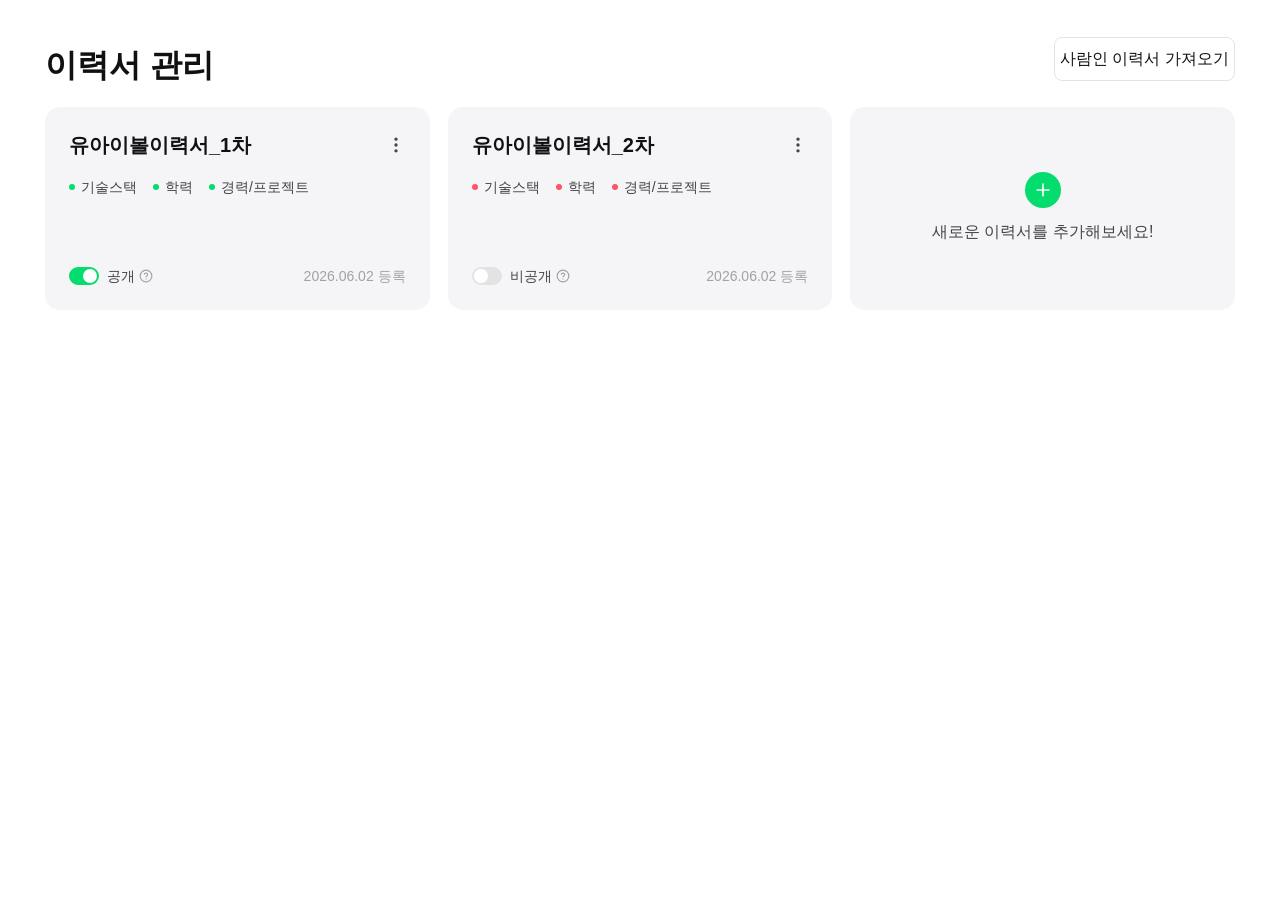
<file: evals/results/decomposition-forward-2026-10-23/first/text/cards/index.html>
<!doctype html>
<html lang="ko">
<head>
  <meta charset="utf-8">
  <meta name="viewport" content="width=device-width, initial-scale=1">
  <title>이력서 관리</title>
  <style>
    :root {
      color-scheme: light;
      --canvas: #FFFFFF;
      --card: #F5F5F8;
      --green: #02DD6D;
      --red: #FE5467;
      --main: #111112;
      --support: #444445;
      --muted: #A2A2A2;
      --border: #E2E4E3;
    }

    * {
      box-sizing: border-box;
    }

    html {
      font-size: 100%;
      background: var(--canvas);
    }

    body {
      margin: 0;
      min-inline-size: 0;
      background: var(--canvas);
      color: var(--main);
      font-family: Arial, "Apple SD Gothic Neo", sans-serif;
      font-size: 0.875rem;
      font-weight: 500;
    }

    button,
    input {
      font: inherit;
    }

    button {
      color: inherit;
      cursor: pointer;
    }

    button:focus-visible {
      outline: 2px solid var(--main);
      outline-offset: 3px;
    }

    .resume-panel {
      inline-size: 100%;
      min-block-size: 355px;
      padding: 36.875px 45px 45px;
    }

    .panel-header {
      display: flex;
      flex-wrap: wrap;
      align-items: flex-start;
      justify-content: space-between;
      gap: 16px;
    }

    .panel-heading {
      min-inline-size: 0;
      max-inline-size: 100%;
      margin: 8.125px 0 0;
      color: var(--main);
      font-size: 2rem;
      font-weight: 700;
      line-height: 1.25;
      overflow-wrap: anywhere;
    }

    .import-button {
      flex: 0 1 auto;
      inline-size: max(181.25px, 11.328125rem);
      max-inline-size: 100%;
      min-block-size: 43.75px;
      margin-inline-start: auto;
      padding: 9.875px 4px;
      border: 1px solid var(--border);
      border-radius: 8px;
      background: var(--canvas);
      color: var(--main);
      font-size: 1rem;
      font-weight: 500;
      line-height: 1.375;
      overflow-wrap: anywhere;
    }

    .resume-grid {
      display: grid;
      grid-template-columns: repeat(auto-fit, minmax(min(100%, 19rem), 1fr));
      gap: 18.125px;
      margin-block-start: 21.875px;
    }

    .resume-card,
    .add-card {
      min-inline-size: 0;
      min-block-size: 203.125px;
      padding: 24px;
      border: 0;
      border-radius: 15px;
      background: var(--card);
    }

    .resume-card {
      display: flex;
      flex-direction: column;
    }

    .title-row {
      display: flex;
      align-items: flex-start;
      justify-content: space-between;
      gap: 8px;
    }

    .card-title {
      min-inline-size: 0;
      margin: 0;
      color: var(--main);
      font-size: 1.25rem;
      font-weight: 600;
      line-height: 1.4;
      overflow-wrap: anywhere;
    }

    .icon {
      display: inline-block;
      flex: 0 0 auto;
      inline-size: 20px;
      block-size: 20px;
      background: currentColor;
      mask-repeat: no-repeat;
      mask-position: center;
      mask-size: contain;
    }

    .menu-button {
      display: flex;
      flex: 0 0 20px;
      align-items: center;
      justify-content: center;
      inline-size: 20px;
      block-size: 28px;
      margin: 0;
      padding: 0;
      border: 0;
      border-radius: 4px;
      background: transparent;
      color: var(--support);
    }

    .menu-icon {
      mask-image: url("assets/icons/EllipsisVertical.svg");
    }

    .status-row {
      display: flex;
      flex-wrap: wrap;
      align-items: center;
      gap: 8px 16px;
      margin: 18px 0 0;
      padding: 0;
      list-style: none;
      color: var(--support);
      font-size: 0.875rem;
      font-weight: 500;
      line-height: 1.4285714286;
    }

    .status-item {
      display: flex;
      align-items: center;
      gap: 6px;
      min-inline-size: 0;
      overflow-wrap: anywhere;
    }

    .status-dot {
      flex: 0 0 6px;
      inline-size: 6px;
      block-size: 6px;
      border-radius: 50%;
      background: var(--green);
    }

    .private-card .status-dot {
      background: var(--red);
    }

    .card-footer {
      display: flex;
      flex-wrap: wrap;
      align-items: center;
      justify-content: space-between;
      gap: 8px 12px;
      margin-block-start: auto;
      padding-block-start: 16px;
      color: var(--support);
      font-size: 0.875rem;
      font-weight: 500;
      line-height: 1.4285714286;
    }

    .visibility-group {
      display: flex;
      align-items: center;
      gap: 4px;
      min-inline-size: 0;
    }

    .visibility-label {
      display: flex;
      align-items: center;
      gap: 8px;
      min-inline-size: 0;
      cursor: pointer;
    }

    .switch-shell {
      display: block;
      flex: 0 0 30px;
      inline-size: 30px;
      block-size: 18px;
      border-radius: 9px;
      background: var(--border);
      transition: background-color 120ms ease, box-shadow 120ms ease;
    }

    .switch-shell:has(input:checked) {
      background: var(--green);
    }

    .switch-shell:focus-within {
      box-shadow: inset 0 0 0 2px var(--main);
    }

    .visibility-switch {
      display: block;
      inline-size: 30px;
      block-size: 18px;
      margin: 0;
      padding: 2px;
      border: 0;
      border-radius: 9px;
      outline: none;
      background: transparent;
      cursor: pointer;
      appearance: none;
    }

    .visibility-switch::before {
      display: block;
      inline-size: 14px;
      block-size: 14px;
      border-radius: 50%;
      background: var(--canvas);
      content: "";
      transition: transform 120ms ease;
    }

    .visibility-switch:checked::before {
      transform: translateX(12px);
    }

    .help-icon {
      inline-size: 14px;
      block-size: 14px;
      color: var(--muted);
      mask-image: url("assets/icons/CircleHelp.svg");
    }

    .card-date {
      min-inline-size: 0;
      margin-inline-start: auto;
      color: var(--muted);
      text-align: end;
      overflow-wrap: anywhere;
    }

    .add-card {
      display: flex;
      flex-direction: column;
      align-items: center;
      justify-content: center;
      gap: 12px;
      color: var(--support);
      font-size: 1rem;
      font-weight: 500;
      line-height: 1.5;
      text-align: center;
      overflow-wrap: anywhere;
    }

    .add-circle {
      display: flex;
      flex: 0 0 36px;
      align-items: center;
      justify-content: center;
      inline-size: 36px;
      block-size: 36px;
      border-radius: 50%;
      background: var(--green);
      color: var(--canvas);
    }

    .plus-icon {
      mask-image: url("assets/icons/Plus.svg");
    }

    .add-label {
      max-inline-size: 100%;
    }

    @media (prefers-reduced-motion: reduce) {
      .switch-shell,
      .visibility-switch::before {
        transition: none;
      }
    }

    @media (forced-colors: active) {
      .switch-shell {
        outline: 1px solid ButtonText;
      }

      .switch-shell:focus-within {
        outline: 2px solid Highlight;
        outline-offset: 2px;
      }

      .visibility-switch::before {
        background: ButtonText;
      }

      .icon {
        background: ButtonText;
      }
    }
  </style>
</head>
<body>
  <section class="resume-panel" data-eid="E-panel" aria-labelledby="resume-heading">
    <header class="panel-header">
      <h1 class="panel-heading" id="resume-heading" data-eid="E-heading">이력서 관리</h1>
      <button class="import-button" type="button" data-eid="E-import">사람인 이력서 가져오기</button>
    </header>

    <div class="resume-grid" data-eid="E-grid">
      <article class="resume-card" data-eid="E-card1" aria-labelledby="resume-title-1">
        <div class="title-row">
          <h2 class="card-title" id="resume-title-1">유아이볼이력서_1차</h2>
          <button class="menu-button" type="button" aria-label="유아이볼이력서_1차 메뉴">
            <span class="icon menu-icon" aria-hidden="true"></span>
          </button>
        </div>

        <ul class="status-row">
          <li class="status-item"><span class="status-dot" aria-hidden="true"></span><span>기술스택</span></li>
          <li class="status-item"><span class="status-dot" aria-hidden="true"></span><span>학력</span></li>
          <li class="status-item"><span class="status-dot" aria-hidden="true"></span><span>경력/프로젝트</span></li>
        </ul>

        <div class="card-footer">
          <div class="visibility-group">
            <label class="visibility-label" for="resume-public-1">
              <span class="switch-shell"><input class="visibility-switch" id="resume-public-1" name="resume-public-1" type="checkbox" role="switch" checked></span>
              <span>공개</span>
            </label>
            <span class="icon help-icon" role="img" aria-label="공개 도움말"></span>
          </div>
          <time class="card-date" datetime="2026-06-02">2026.06.02 등록</time>
        </div>
      </article>

      <article class="resume-card private-card" data-eid="E-card2" aria-labelledby="resume-title-2">
        <div class="title-row">
          <h2 class="card-title" id="resume-title-2">유아이볼이력서_2차</h2>
          <button class="menu-button" type="button" aria-label="유아이볼이력서_2차 메뉴">
            <span class="icon menu-icon" aria-hidden="true"></span>
          </button>
        </div>

        <ul class="status-row">
          <li class="status-item"><span class="status-dot" aria-hidden="true"></span><span>기술스택</span></li>
          <li class="status-item"><span class="status-dot" aria-hidden="true"></span><span>학력</span></li>
          <li class="status-item"><span class="status-dot" aria-hidden="true"></span><span>경력/프로젝트</span></li>
        </ul>

        <div class="card-footer">
          <div class="visibility-group">
            <label class="visibility-label" for="resume-public-2">
              <span class="switch-shell"><input class="visibility-switch" id="resume-public-2" name="resume-public-2" type="checkbox" role="switch"></span>
              <span>비공개</span>
            </label>
            <span class="icon help-icon" role="img" aria-label="비공개 도움말"></span>
          </div>
          <time class="card-date" datetime="2026-06-02">2026.06.02 등록</time>
        </div>
      </article>

      <button class="add-card" type="button" data-eid="E-add">
        <span class="add-circle" aria-hidden="true"><span class="icon plus-icon"></span></span>
        <span class="add-label">새로운 이력서를 추가해보세요!</span>
      </button>
    </div>
  </section>
</body>
</html>
</file>
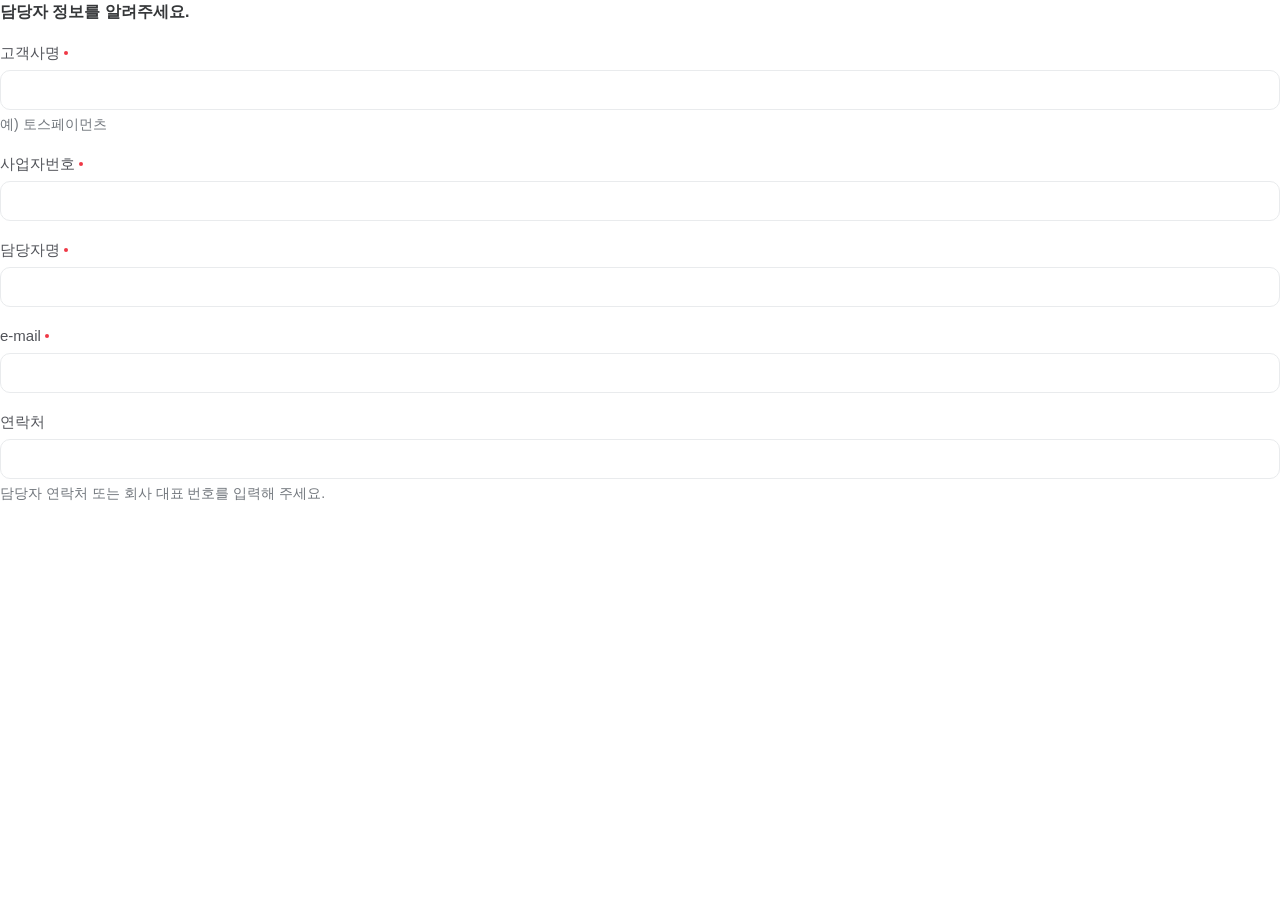
<file: evals/results/decomposition-forward-2026-10-23/first/text/form/index.html>
<!doctype html>
<html lang="ko">
<head>
  <meta charset="utf-8">
  <meta name="viewport" content="width=device-width, initial-scale=1">
  <title>담당자 정보를 알려주세요.</title>
  <style>
    :root {
      color-scheme: light;
      --canvas: #FFFFFF;
      --heading: #36383A;
      --label: #515359;
      --hint: #72777D;
      --field-border: #E9EBED;
      --required: #EF3846;
    }

    * {
      box-sizing: border-box;
    }

    html {
      font-size: 100%;
      background: var(--canvas);
    }

    body {
      margin: 0;
      min-inline-size: 0;
      background: var(--canvas);
      color: var(--label);
      font-family: Arial, "Apple SD Gothic Neo", sans-serif;
      font-size: 0.9375rem;
      font-weight: 500;
    }

    .contact-panel {
      inline-size: 100%;
      min-block-size: 501px;
    }

    .section-heading {
      margin: 0;
      color: var(--heading);
      font-size: 1rem;
      font-weight: 700;
      line-height: 1.5;
      overflow-wrap: anywhere;
    }

    .field-group {
      inline-size: 100%;
      margin-block-start: 18px;
    }

    .business-group {
      margin-block-start: 19px;
    }

    .field-label {
      display: flex;
      align-items: center;
      column-gap: 4px;
      margin: 0;
      font-size: 0.9375rem;
      font-weight: 500;
      line-height: 1.4666666667;
      overflow-wrap: anywhere;
    }

    .required-dot {
      flex: 0 0 4px;
      inline-size: 4px;
      block-size: 4px;
      border-radius: 50%;
      background: var(--required);
    }

    .field-control {
      display: flex;
      align-items: center;
      inline-size: 100%;
      min-block-size: 40px;
      margin-block-start: 6px;
      padding: 7px 12px;
      border: 1px solid var(--field-border);
      border-radius: 10px;
      background: var(--canvas);
      font-size: 0.9375rem;
      font-weight: 500;
      line-height: 1.6;
      box-shadow: inset 0 0 0 0 var(--label);
      transition: box-shadow 120ms ease;
    }

    .field-control:focus-within {
      box-shadow: inset 0 0 0 2px var(--label);
    }

    .field-control input {
      display: block;
      inline-size: 100%;
      min-inline-size: 0;
      block-size: 1.6em;
      margin: 0;
      padding: 0;
      border: 0;
      border-radius: 0;
      outline: none;
      background: transparent;
      color: var(--label);
      font: inherit;
      line-height: 1.6;
      appearance: none;
    }

    .field-hint {
      margin: 4px 0 0;
      color: var(--hint);
      font-size: 0.875rem;
      font-weight: 500;
      line-height: 1.4285714286;
      overflow-wrap: anywhere;
    }

    @media (prefers-reduced-motion: reduce) {
      .field-control {
        transition: none;
      }
    }

    @media (forced-colors: active) {
      .field-control:focus-within {
        outline: 2px solid Highlight;
        outline-offset: -2px;
      }
    }
  </style>
</head>
<body>
  <section class="contact-panel" data-eid="E-panel" aria-labelledby="contact-heading">
    <h1 class="section-heading" id="contact-heading" data-eid="E-heading">담당자 정보를 알려주세요.</h1>

    <div class="field-group" data-eid="E-company">
      <label class="field-label" for="company">고객사명<span class="required-dot" aria-hidden="true"></span></label>
      <div class="field-control">
        <input id="company" name="company" type="text" autocomplete="organization" aria-describedby="company-example" required>
      </div>
      <p class="field-hint" id="company-example">예) 토스페이먼츠</p>
    </div>

    <div class="field-group business-group" data-eid="E-business">
      <label class="field-label" for="business">사업자번호<span class="required-dot" aria-hidden="true"></span></label>
      <div class="field-control">
        <input id="business" name="business" type="text" required>
      </div>
    </div>

    <div class="field-group" data-eid="E-person">
      <label class="field-label" for="person">담당자명<span class="required-dot" aria-hidden="true"></span></label>
      <div class="field-control">
        <input id="person" name="person" type="text" autocomplete="name" required>
      </div>
    </div>

    <div class="field-group" data-eid="E-email">
      <label class="field-label" for="email">e-mail<span class="required-dot" aria-hidden="true"></span></label>
      <div class="field-control">
        <input id="email" name="email" type="email" autocomplete="email" required>
      </div>
    </div>

    <div class="field-group" data-eid="E-phone">
      <label class="field-label" for="phone">연락처</label>
      <div class="field-control">
        <input id="phone" name="phone" type="tel" autocomplete="tel" aria-describedby="phone-hint">
      </div>
      <p class="field-hint" id="phone-hint">담당자 연락처 또는 회사 대표 번호를 입력해 주세요.</p>
    </div>
  </section>
</body>
</html>
</file>
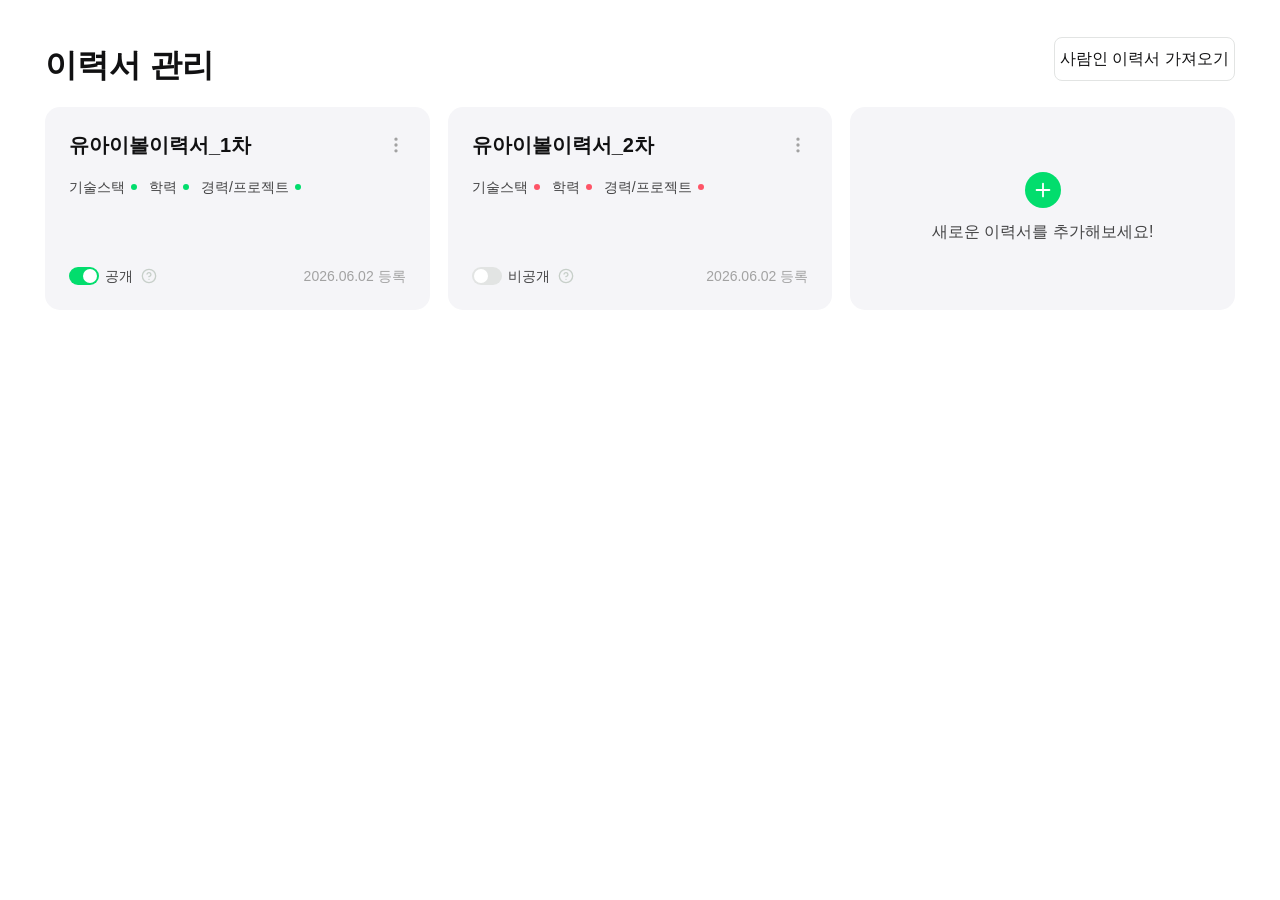
<file: evals/results/decomposition-forward-2026-10-23/v3/json/cards/index.html>
<!doctype html>
<html lang="ko">
<head>
  <meta charset="utf-8">
  <meta name="viewport" content="width=device-width, initial-scale=1">
  <title>이력서 관리</title>
  <style>
    :root {
      color-scheme: light;
      font-family: Arial, "Apple SD Gothic Neo", sans-serif;
      font-weight: 500;
      --canvas: #FFFFFF;
      --card: #F5F5F8;
      --green: #02DD6D;
      --red: #FE5467;
      --main: #111112;
      --support: #444445;
      --muted: #A2A2A2;
      --border: #E2E4E3;
      --help: #C7CFC9;
      --unchecked-track: #E2E4E3;
    }
    *, *::before, *::after { box-sizing: border-box; }
    html, body { margin: 0; background: var(--canvas); }
    body { color: var(--main); font-weight: 500; }
    button, input { font: inherit; font-weight: 500; }
    button { color: inherit; cursor: pointer; }
    .resume-panel {
      inline-size: 100%;
      min-block-size: 355px;
      padding: 36.875px 45px 45px;
      background: var(--canvas);
      font-size: 0.875rem;
      font-weight: 500;
      line-height: 1.4285714286;
    }
    .panel-header {
      display: flex;
      flex-wrap: wrap;
      align-items: flex-start;
      justify-content: space-between;
      gap: 16px;
      min-inline-size: 0;
    }
    .panel-heading {
      min-inline-size: 0;
      max-inline-size: 100%;
      margin: 8.125px 0 0;
      color: var(--main);
      font-size: 2rem;
      font-weight: 700;
      line-height: 1.25;
      word-break: keep-all;
      overflow-wrap: anywhere;
    }
    .import-button {
      min-inline-size: min(181.25px, 100%);
      max-inline-size: 100%;
      min-block-size: 43.75px;
      padding: 8.875px 4px;
      border: 1px solid var(--border);
      border-radius: 8px;
      background: var(--canvas);
      color: var(--main);
      font-size: 1rem;
      line-height: 1.5;
      text-align: center;
      word-break: keep-all;
      overflow-wrap: anywhere;
    }
    .resume-grid {
      display: grid;
      grid-template-columns: repeat(auto-fit, minmax(min(100%, 22rem), 1fr));
      grid-auto-rows: minmax(203.125px, auto);
      gap: 18.125px;
      margin-block-start: 21.875px;
    }
    .resume-card, .add-card {
      min-inline-size: 0;
      min-block-size: 203.125px;
      padding: 24px;
      border: 0;
      border-radius: 15px;
      background: var(--card);
    }
    .resume-card { display: flex; flex-direction: column; }
    .card-heading-row {
      display: flex;
      align-items: flex-start;
      justify-content: space-between;
      gap: 12px;
      min-inline-size: 0;
    }
    .card-title {
      min-inline-size: 0;
      margin: 0;
      color: var(--main);
      font-size: 1.25rem;
      font-weight: 600;
      line-height: 1.4;
      overflow-wrap: anywhere;
    }
    .icon-button {
      display: inline-grid;
      flex: 0 0 20px;
      place-items: center;
      inline-size: 20px;
      block-size: 20px;
      margin: 0;
      padding: 0;
      border: 0;
      border-radius: 4px;
      background: transparent;
      color: var(--support);
    }
    .card-menu { block-size: 28px; }
    .icon-mask {
      display: block;
      background-color: currentColor;
      -webkit-mask-size: contain;
      mask-size: contain;
      -webkit-mask-repeat: no-repeat;
      mask-repeat: no-repeat;
      -webkit-mask-position: center;
      mask-position: center;
    }
    .menu-icon {
      color: var(--muted);
      -webkit-mask-image: url("assets/icons/EllipsisVertical.svg");
      mask-image: url("assets/icons/EllipsisVertical.svg");
    }
    .utility-icon.help-icon {
      inline-size: 16px;
      block-size: 16px;
      color: var(--help);
      -webkit-mask-image: url("assets/icons/CircleHelp.svg");
      mask-image: url("assets/icons/CircleHelp.svg");
    }
    .utility-icon {
      inline-size: 20px;
      block-size: 20px;
    }
    .status-list {
      display: flex;
      flex-wrap: wrap;
      align-items: center;
      gap: 8px 12px;
      margin: 18px 0 0;
      padding: 0;
      list-style: none;
      color: var(--support);
      font-size: 0.875rem;
      font-weight: 500;
      line-height: 1.4285714286;
    }
    .status-item {
      display: inline-flex;
      align-items: center;
      gap: 6px;
      min-inline-size: 0;
      overflow-wrap: anywhere;
    }
    .status-dot {
      flex: 0 0 6px;
      inline-size: 6px;
      block-size: 6px;
      border-radius: 50%;
      background: var(--green);
    }
    .private-card .status-dot { background: var(--red); }
    .card-footer {
      display: flex;
      flex-wrap: wrap;
      align-items: center;
      justify-content: space-between;
      gap: 8px 12px;
      margin-block-start: auto;
      padding-block-start: 16px;
      color: var(--support);
      font-size: 0.875rem;
      font-weight: 500;
      line-height: 1.4285714286;
    }
    .visibility-group {
      display: flex;
      align-items: center;
      gap: 6px;
      min-inline-size: 0;
    }
    .visibility-control {
      display: inline-flex;
      align-items: center;
      gap: 6px;
      max-inline-size: 100%;
      border-radius: 4px;
      cursor: pointer;
    }
    .visibility-control:focus-within { box-shadow: inset 0 0 0 2px var(--support); }
    .public-toggle {
      appearance: none;
      display: inline-grid;
      flex: 0 0 30px;
      align-items: center;
      inline-size: 30px;
      block-size: 18px;
      margin: 0;
      padding: 2px;
      border: 0;
      border-radius: 18px;
      outline: none;
      background: var(--unchecked-track);
      cursor: pointer;
      transition: background-color 120ms ease-out;
    }
    .public-toggle::before {
      content: "";
      display: block;
      inline-size: 14px;
      block-size: 14px;
      border-radius: 50%;
      background: var(--canvas);
      transition: transform 120ms ease-out;
    }
    .public-toggle:checked { background: var(--green); }
    .public-toggle:checked::before { transform: translateX(12px); }
    .registration-date {
      min-inline-size: 0;
      margin-inline-start: auto;
      color: var(--muted);
      text-align: end;
      word-break: keep-all;
      overflow-wrap: anywhere;
    }
    .add-card {
      display: flex;
      align-items: center;
      justify-content: center;
      font-size: 1rem;
      font-weight: 500;
      line-height: 1.5;
      text-align: center;
    }
    .add-group {
      display: flex;
      flex-direction: column;
      align-items: center;
      gap: 12px;
      max-inline-size: 100%;
    }
    .add-circle {
      display: grid;
      flex: 0 0 36px;
      place-items: center;
      inline-size: 36px;
      block-size: 36px;
      border-radius: 50%;
      background: var(--green);
    }
    .add-icon {
      inline-size: 22px;
      block-size: 22px;
      color: var(--canvas);
      -webkit-mask-image: url("assets/icons/Plus.svg");
      mask-image: url("assets/icons/Plus.svg");
    }
    .add-label { min-inline-size: 0; color: var(--support); overflow-wrap: anywhere; }
    button:focus-visible { outline: 2px solid var(--support); outline-offset: 3px; }
    @media (prefers-reduced-motion: reduce) {
      .public-toggle, .public-toggle::before { transition: none; }
    }
    @media (forced-colors: active) {
      .visibility-control:focus-within { outline: 2px solid Highlight; outline-offset: 2px; }
      .public-toggle { border: 1px solid ButtonText; }
      .public-toggle:checked { background: Highlight; }
      .public-toggle::before { background: ButtonText; }
    }
  </style>
</head>
<body>
  <main class="resume-panel" data-eid="E-panel" aria-labelledby="resume-heading">
    <header class="panel-header">
      <h1 class="panel-heading" id="resume-heading" data-eid="E-heading">이력서 관리</h1>
      <button class="import-button" type="button" data-eid="E-import">사람인 이력서 가져오기</button>
    </header>
    <div class="resume-grid" data-eid="E-grid">
      <article class="resume-card" data-eid="E-card1" aria-labelledby="resume-title-1">
        <div class="card-heading-row">
          <h2 class="card-title" id="resume-title-1">유아이볼이력서_1차</h2>
          <button class="icon-button card-menu" type="button" aria-label="유아이볼이력서_1차 더 보기"><span class="utility-icon icon-mask menu-icon" aria-hidden="true"></span></button>
        </div>
        <ul class="status-list">
          <li class="status-item"><span>기술스택</span><span class="status-dot" aria-hidden="true"></span></li>
          <li class="status-item"><span>학력</span><span class="status-dot" aria-hidden="true"></span></li>
          <li class="status-item"><span>경력/프로젝트</span><span class="status-dot" aria-hidden="true"></span></li>
        </ul>
        <div class="card-footer">
          <div class="visibility-group">
            <label class="visibility-control" for="public-1"><input class="public-toggle" id="public-1" type="checkbox" role="switch" checked aria-label="유아이볼이력서_1차 공개"><span>공개</span></label>
            <button class="icon-button" type="button" aria-label="공개 도움말"><span class="utility-icon icon-mask help-icon" aria-hidden="true"></span></button>
          </div>
          <time class="registration-date" datetime="2026-06-02">2026.06.02 등록</time>
        </div>
      </article>
      <article class="resume-card private-card" data-eid="E-card2" aria-labelledby="resume-title-2">
        <div class="card-heading-row">
          <h2 class="card-title" id="resume-title-2">유아이볼이력서_2차</h2>
          <button class="icon-button card-menu" type="button" aria-label="유아이볼이력서_2차 더 보기"><span class="utility-icon icon-mask menu-icon" aria-hidden="true"></span></button>
        </div>
        <ul class="status-list">
          <li class="status-item"><span>기술스택</span><span class="status-dot" aria-hidden="true"></span></li>
          <li class="status-item"><span>학력</span><span class="status-dot" aria-hidden="true"></span></li>
          <li class="status-item"><span>경력/프로젝트</span><span class="status-dot" aria-hidden="true"></span></li>
        </ul>
        <div class="card-footer">
          <div class="visibility-group">
            <label class="visibility-control" for="public-2"><input class="public-toggle" id="public-2" type="checkbox" role="switch" aria-label="유아이볼이력서_2차 비공개"><span>비공개</span></label>
            <button class="icon-button" type="button" aria-label="비공개 도움말"><span class="utility-icon icon-mask help-icon" aria-hidden="true"></span></button>
          </div>
          <time class="registration-date" datetime="2026-06-02">2026.06.02 등록</time>
        </div>
      </article>
      <button class="add-card" type="button" data-eid="E-add">
        <span class="add-group"><span class="add-circle" aria-hidden="true"><span class="add-icon icon-mask" aria-hidden="true"></span></span><span class="add-label">새로운 이력서를 추가해보세요!</span></span>
      </button>
    </div>
  </main>
</body>
</html>
</file>
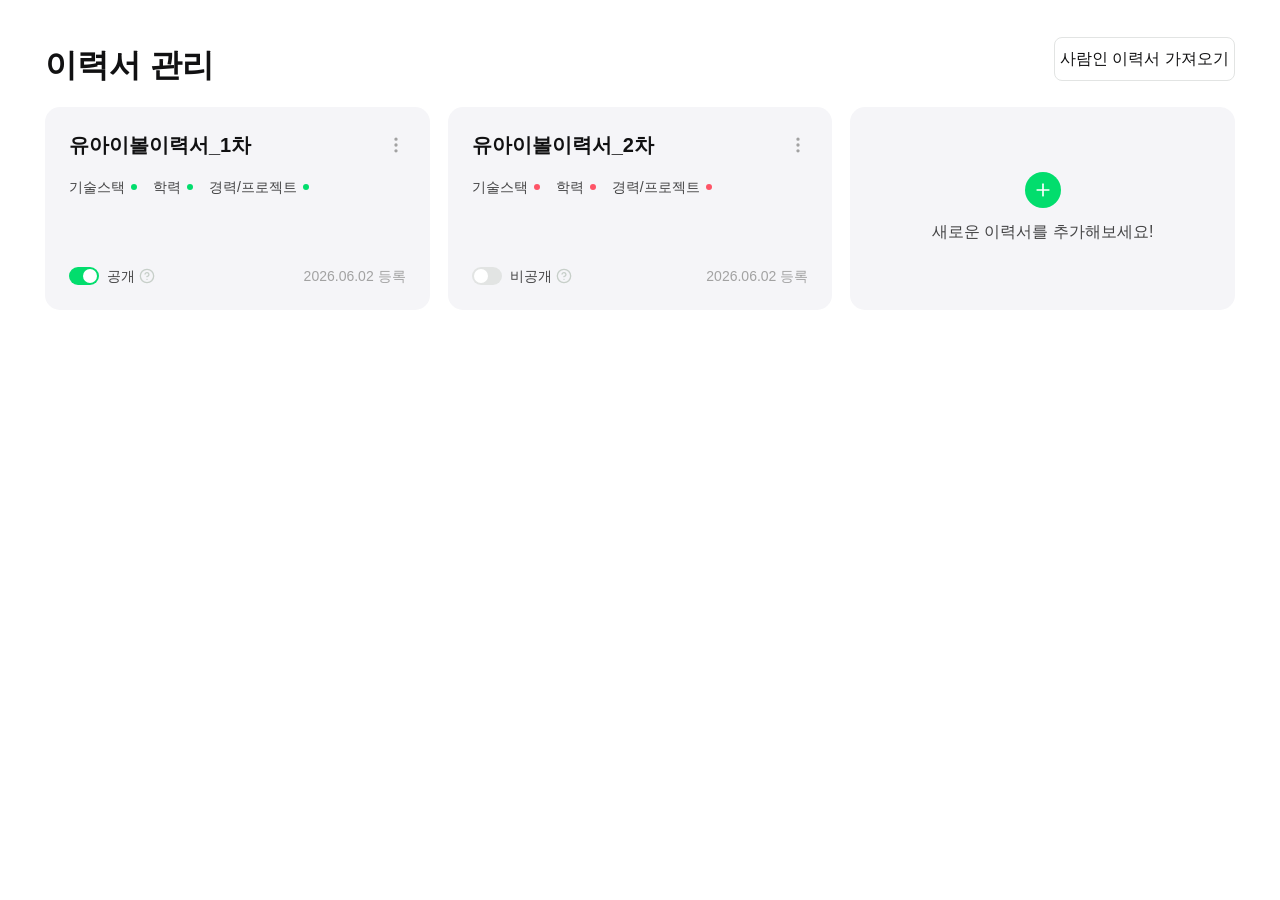
<file: evals/results/decomposition-forward-2026-10-23/v3/text/cards/index.html>
<!doctype html>
<html lang="ko">
<head>
  <meta charset="utf-8">
  <meta name="viewport" content="width=device-width, initial-scale=1">
  <title>이력서 관리</title>
  <style>
    :root {
      color-scheme: light;
      --canvas: #FFFFFF;
      --card: #F5F5F8;
      --green: #02DD6D;
      --red: #FE5467;
      --main: #111112;
      --support: #444445;
      --muted: #A2A2A2;
      --help: #C7CFC9;
      --border: #E2E4E3;
    }

    * {
      box-sizing: border-box;
    }

    html {
      font-size: 100%;
      background: var(--canvas);
    }

    body {
      margin: 0;
      min-inline-size: 0;
      background: var(--canvas);
      color: var(--main);
      font-family: Arial, "Apple SD Gothic Neo", sans-serif;
      font-size: 0.875rem;
      font-weight: 500;
    }

    button,
    input {
      font: inherit;
    }

    button {
      color: inherit;
      cursor: pointer;
    }

    button:focus-visible {
      outline: 2px solid var(--main);
      outline-offset: 3px;
    }

    .resume-panel {
      inline-size: 100%;
      min-block-size: 355px;
      padding: 36.875px 45px 45px;
    }

    .panel-header {
      display: flex;
      flex-wrap: wrap;
      align-items: flex-start;
      justify-content: space-between;
      gap: 16px;
    }

    .panel-heading {
      min-inline-size: 0;
      max-inline-size: 100%;
      margin: 8.125px 0 0;
      color: var(--main);
      font-size: 2rem;
      font-weight: 700;
      line-height: 1.25;
      overflow-wrap: anywhere;
    }

    .import-button {
      flex: 0 1 auto;
      inline-size: max(181.25px, 11.328125rem);
      max-inline-size: 100%;
      min-block-size: 43.75px;
      margin-inline-start: auto;
      padding: 9.875px 4px;
      border: 1px solid var(--border);
      border-radius: 8px;
      background: var(--canvas);
      color: var(--main);
      font-size: 1rem;
      font-weight: 500;
      line-height: 1.375;
      overflow-wrap: anywhere;
    }

    .resume-grid {
      display: grid;
      grid-template-columns: repeat(auto-fit, minmax(min(100%, 19rem), 1fr));
      gap: 18.125px;
      margin-block-start: 21.875px;
    }

    .resume-card,
    .add-card {
      min-inline-size: 0;
      min-block-size: 203.125px;
      padding: 24px;
      border: 0;
      border-radius: 15px;
      background: var(--card);
    }

    .resume-card {
      display: flex;
      flex-direction: column;
    }

    .title-row {
      display: flex;
      align-items: flex-start;
      justify-content: space-between;
      gap: 8px;
    }

    .card-title {
      min-inline-size: 0;
      margin: 0;
      color: var(--main);
      font-size: 1.25rem;
      font-weight: 600;
      line-height: 1.4;
      overflow-wrap: anywhere;
    }

    .icon {
      display: inline-block;
      flex: 0 0 auto;
      inline-size: 20px;
      block-size: 20px;
      background: currentColor;
      mask-repeat: no-repeat;
      mask-position: center;
      mask-size: contain;
    }

    .menu-button {
      display: flex;
      flex: 0 0 20px;
      align-items: center;
      justify-content: center;
      inline-size: 20px;
      block-size: 28px;
      margin: 0;
      padding: 0;
      border: 0;
      border-radius: 4px;
      background: transparent;
      color: var(--muted);
    }

    .menu-icon {
      mask-image: url("assets/icons/EllipsisVertical.svg");
    }

    .status-row {
      display: flex;
      flex-wrap: wrap;
      align-items: center;
      gap: 8px 16px;
      margin: 18px 0 0;
      padding: 0;
      list-style: none;
      color: var(--support);
      font-size: 0.875rem;
      font-weight: 500;
      line-height: 1.4285714286;
    }

    .status-item {
      display: flex;
      align-items: center;
      gap: 6px;
      min-inline-size: 0;
      overflow-wrap: anywhere;
    }

    .status-dot {
      flex: 0 0 6px;
      inline-size: 6px;
      block-size: 6px;
      border-radius: 50%;
      background: var(--green);
    }

    .private-card .status-dot {
      background: var(--red);
    }

    .card-footer {
      display: flex;
      flex-wrap: wrap;
      align-items: center;
      justify-content: space-between;
      gap: 8px 12px;
      margin-block-start: auto;
      padding-block-start: 16px;
      color: var(--support);
      font-size: 0.875rem;
      font-weight: 500;
      line-height: 1.4285714286;
    }

    .visibility-group {
      display: flex;
      align-items: center;
      gap: 4px;
      min-inline-size: 0;
    }

    .visibility-label {
      display: flex;
      align-items: center;
      gap: 8px;
      min-inline-size: 0;
      cursor: pointer;
    }

    .switch-shell {
      display: block;
      flex: 0 0 30px;
      inline-size: 30px;
      block-size: 18px;
      border-radius: 9px;
      background: var(--border);
      transition: background-color 120ms ease, box-shadow 120ms ease;
    }

    .switch-shell:has(input:checked) {
      background: var(--green);
    }

    .switch-shell:focus-within {
      box-shadow: inset 0 0 0 2px var(--main);
    }

    .visibility-switch {
      display: block;
      inline-size: 30px;
      block-size: 18px;
      margin: 0;
      padding: 2px;
      border: 0;
      border-radius: 9px;
      outline: none;
      background: transparent;
      cursor: pointer;
      appearance: none;
    }

    .visibility-switch::before {
      display: block;
      inline-size: 14px;
      block-size: 14px;
      border-radius: 50%;
      background: var(--canvas);
      content: "";
      transition: transform 120ms ease;
    }

    .visibility-switch:checked::before {
      transform: translateX(12px);
    }

    .help-icon {
      inline-size: 16px;
      block-size: 16px;
      color: var(--help);
      mask-image: url("assets/icons/CircleHelp.svg");
    }

    .card-date {
      min-inline-size: 0;
      margin-inline-start: auto;
      color: var(--muted);
      text-align: end;
      overflow-wrap: anywhere;
    }

    .add-card {
      display: flex;
      flex-direction: column;
      align-items: center;
      justify-content: center;
      gap: 12px;
      color: var(--support);
      font-size: 1rem;
      font-weight: 500;
      line-height: 1.5;
      text-align: center;
      overflow-wrap: anywhere;
    }

    .add-circle {
      display: flex;
      flex: 0 0 36px;
      align-items: center;
      justify-content: center;
      inline-size: 36px;
      block-size: 36px;
      border-radius: 50%;
      background: var(--green);
      color: var(--canvas);
    }

    .plus-icon {
      mask-image: url("assets/icons/Plus.svg");
    }

    .add-label {
      max-inline-size: 100%;
    }

    @media (prefers-reduced-motion: reduce) {
      .switch-shell,
      .visibility-switch::before {
        transition: none;
      }
    }

    @media (forced-colors: active) {
      .switch-shell {
        outline: 1px solid ButtonText;
      }

      .switch-shell:focus-within {
        outline: 2px solid Highlight;
        outline-offset: 2px;
      }

      .visibility-switch::before {
        background: ButtonText;
      }

      .icon {
        background: ButtonText;
      }
    }
  </style>
</head>
<body>
  <section class="resume-panel" data-eid="E-panel" aria-labelledby="resume-heading">
    <header class="panel-header">
      <h1 class="panel-heading" id="resume-heading" data-eid="E-heading">이력서 관리</h1>
      <button class="import-button" type="button" data-eid="E-import">사람인 이력서 가져오기</button>
    </header>

    <div class="resume-grid" data-eid="E-grid">
      <article class="resume-card" data-eid="E-card1" aria-labelledby="resume-title-1">
        <div class="title-row">
          <h2 class="card-title" id="resume-title-1">유아이볼이력서_1차</h2>
          <button class="menu-button" type="button" aria-label="유아이볼이력서_1차 메뉴">
            <span class="icon menu-icon" aria-hidden="true"></span>
          </button>
        </div>

        <ul class="status-row">
          <li class="status-item"><span>기술스택</span><span class="status-dot" aria-hidden="true"></span></li>
          <li class="status-item"><span>학력</span><span class="status-dot" aria-hidden="true"></span></li>
          <li class="status-item"><span>경력/프로젝트</span><span class="status-dot" aria-hidden="true"></span></li>
        </ul>

        <div class="card-footer">
          <div class="visibility-group">
            <label class="visibility-label" for="resume-public-1">
              <span class="switch-shell"><input class="visibility-switch" id="resume-public-1" name="resume-public-1" type="checkbox" role="switch" checked></span>
              <span>공개</span>
            </label>
            <span class="icon help-icon" role="img" aria-label="공개 도움말"></span>
          </div>
          <time class="card-date" datetime="2026-06-02">2026.06.02 등록</time>
        </div>
      </article>

      <article class="resume-card private-card" data-eid="E-card2" aria-labelledby="resume-title-2">
        <div class="title-row">
          <h2 class="card-title" id="resume-title-2">유아이볼이력서_2차</h2>
          <button class="menu-button" type="button" aria-label="유아이볼이력서_2차 메뉴">
            <span class="icon menu-icon" aria-hidden="true"></span>
          </button>
        </div>

        <ul class="status-row">
          <li class="status-item"><span>기술스택</span><span class="status-dot" aria-hidden="true"></span></li>
          <li class="status-item"><span>학력</span><span class="status-dot" aria-hidden="true"></span></li>
          <li class="status-item"><span>경력/프로젝트</span><span class="status-dot" aria-hidden="true"></span></li>
        </ul>

        <div class="card-footer">
          <div class="visibility-group">
            <label class="visibility-label" for="resume-public-2">
              <span class="switch-shell"><input class="visibility-switch" id="resume-public-2" name="resume-public-2" type="checkbox" role="switch"></span>
              <span>비공개</span>
            </label>
            <span class="icon help-icon" role="img" aria-label="비공개 도움말"></span>
          </div>
          <time class="card-date" datetime="2026-06-02">2026.06.02 등록</time>
        </div>
      </article>

      <button class="add-card" type="button" data-eid="E-add">
        <span class="add-circle" aria-hidden="true"><span class="icon plus-icon"></span></span>
        <span class="add-label">새로운 이력서를 추가해보세요!</span>
      </button>
    </div>
  </section>
</body>
</html>
</file>
